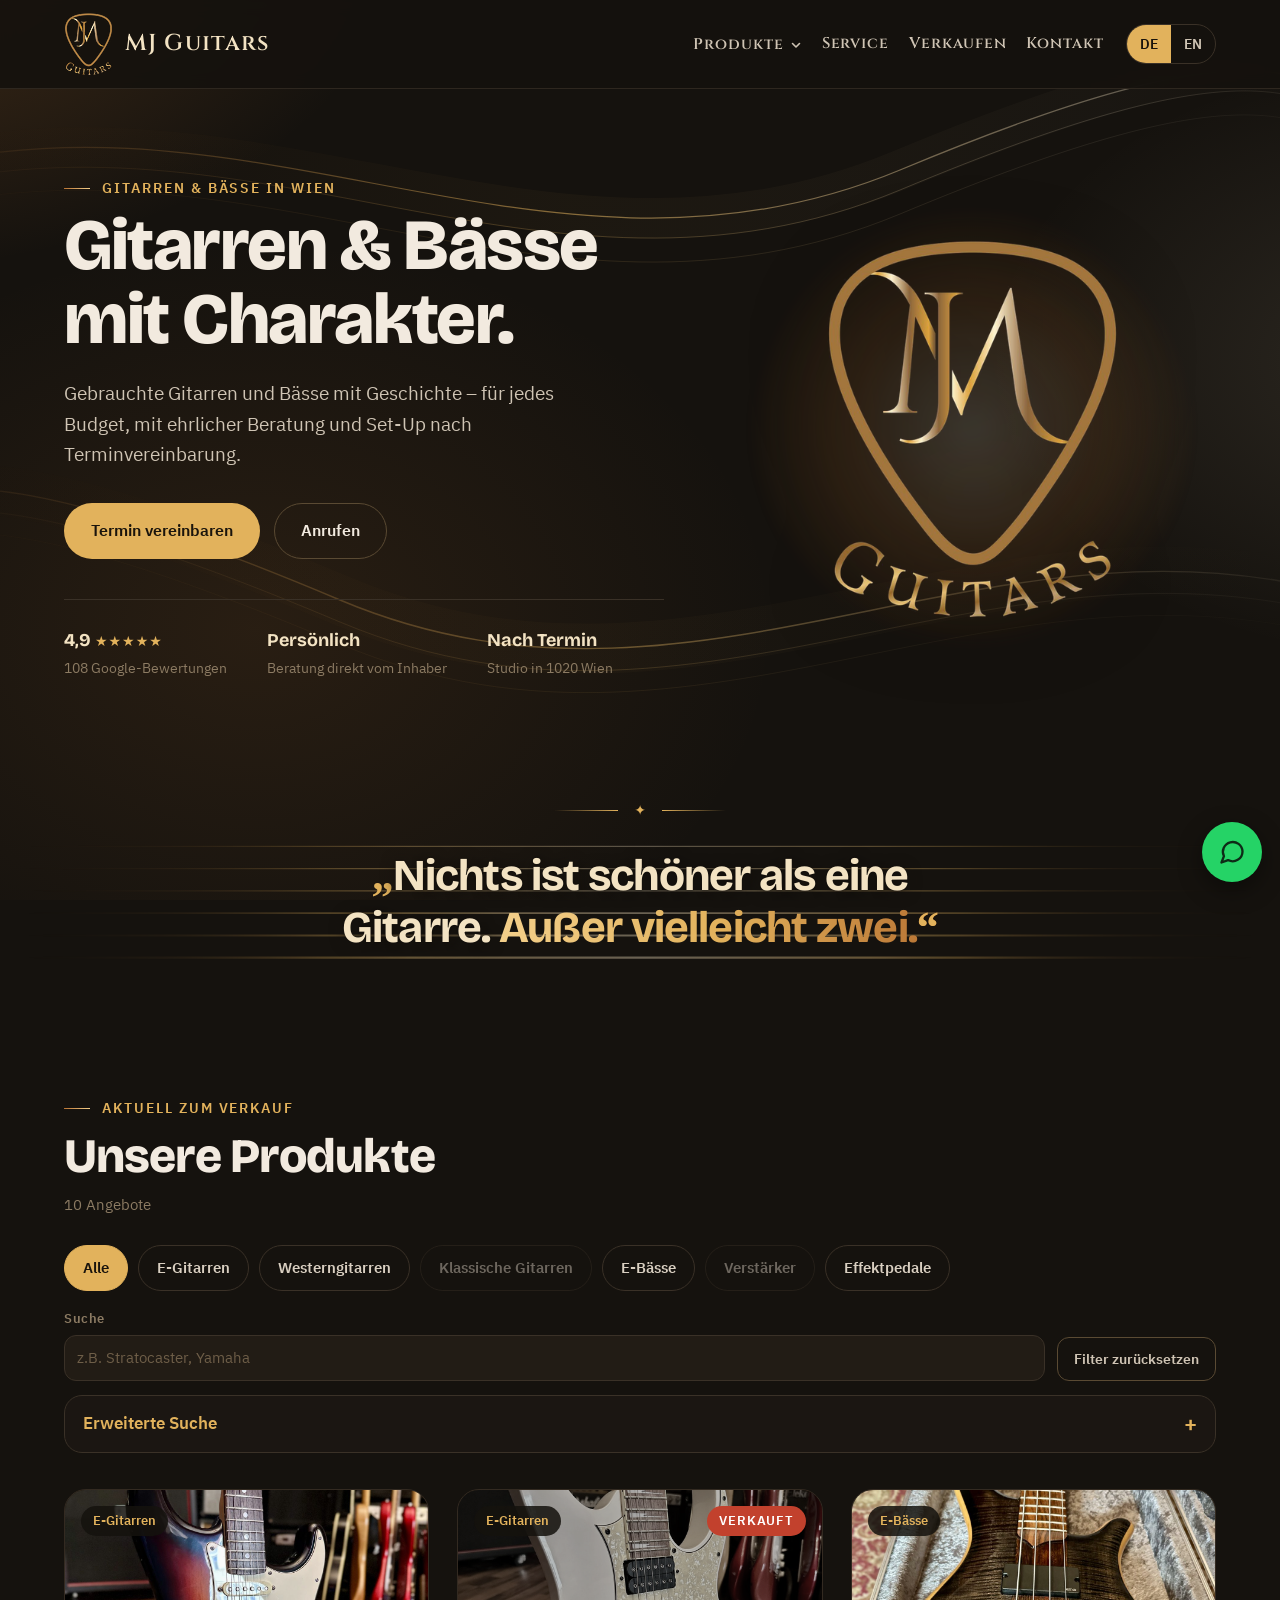
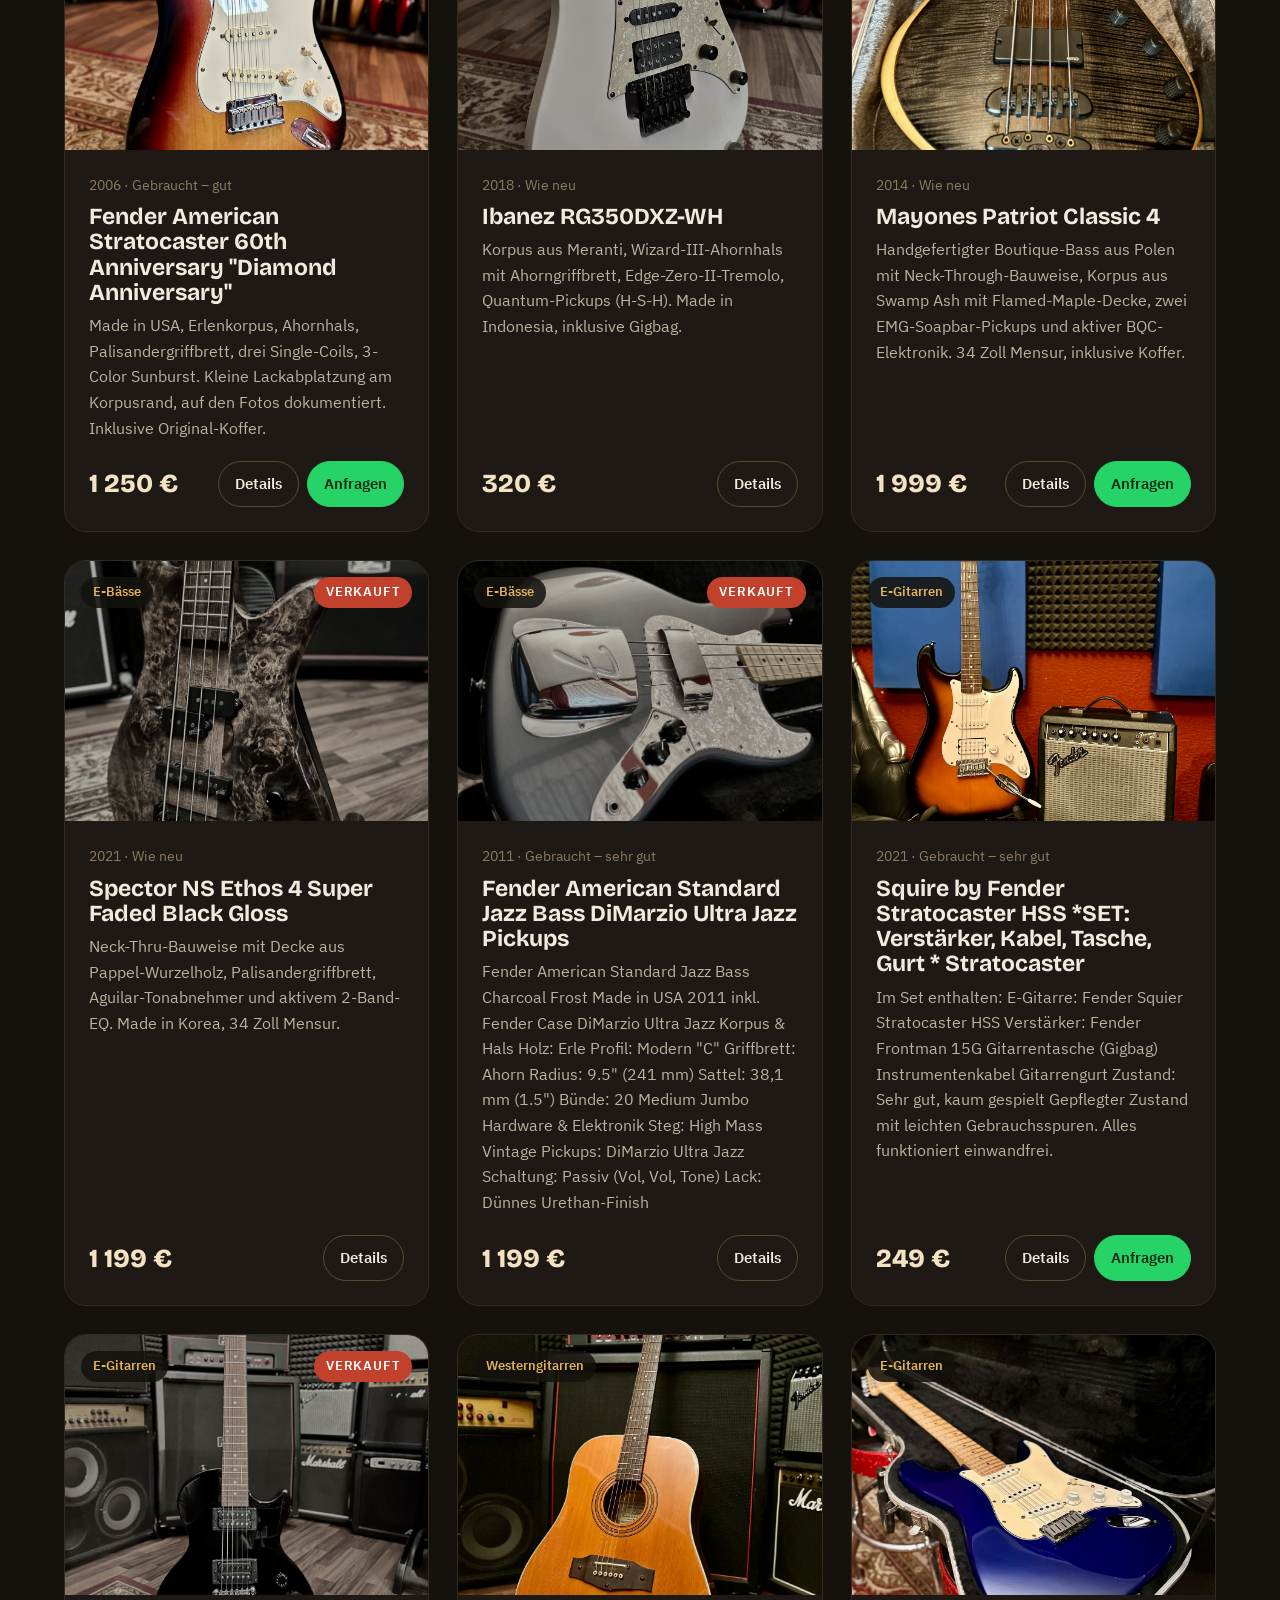
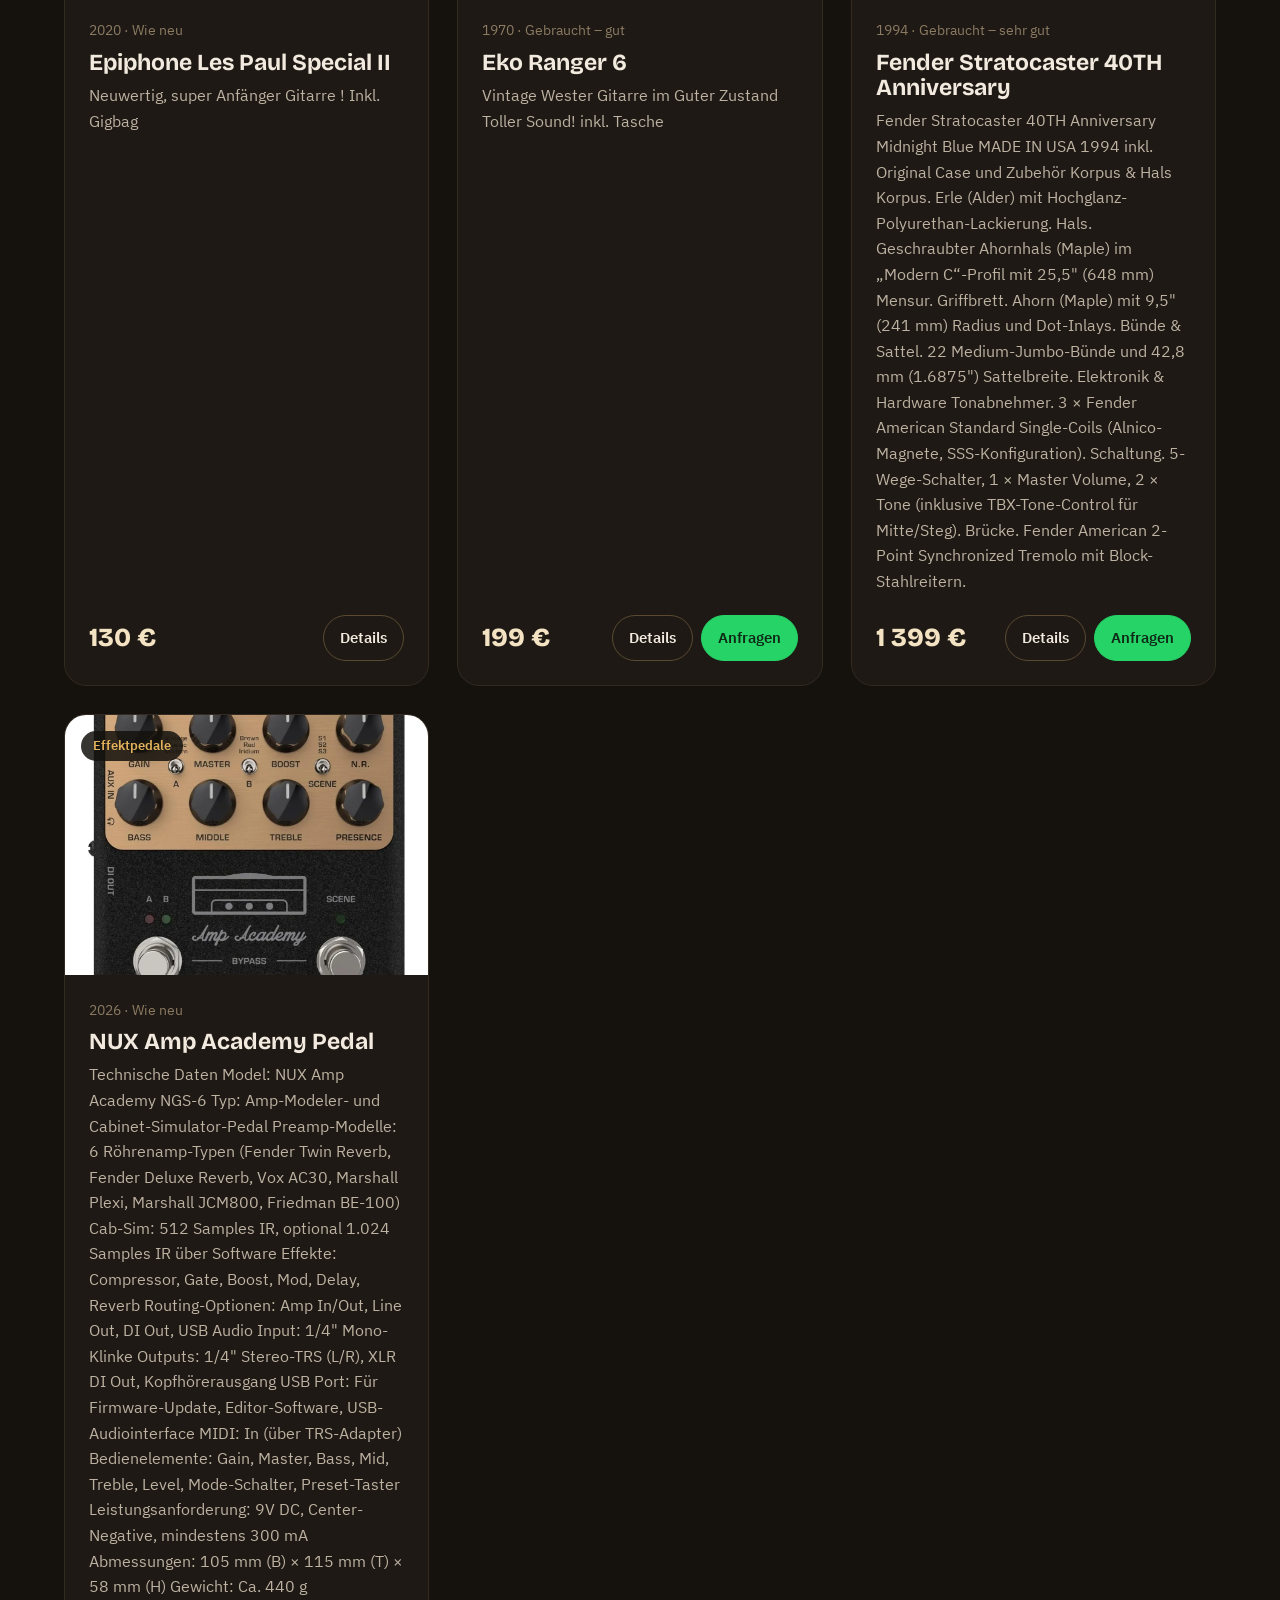
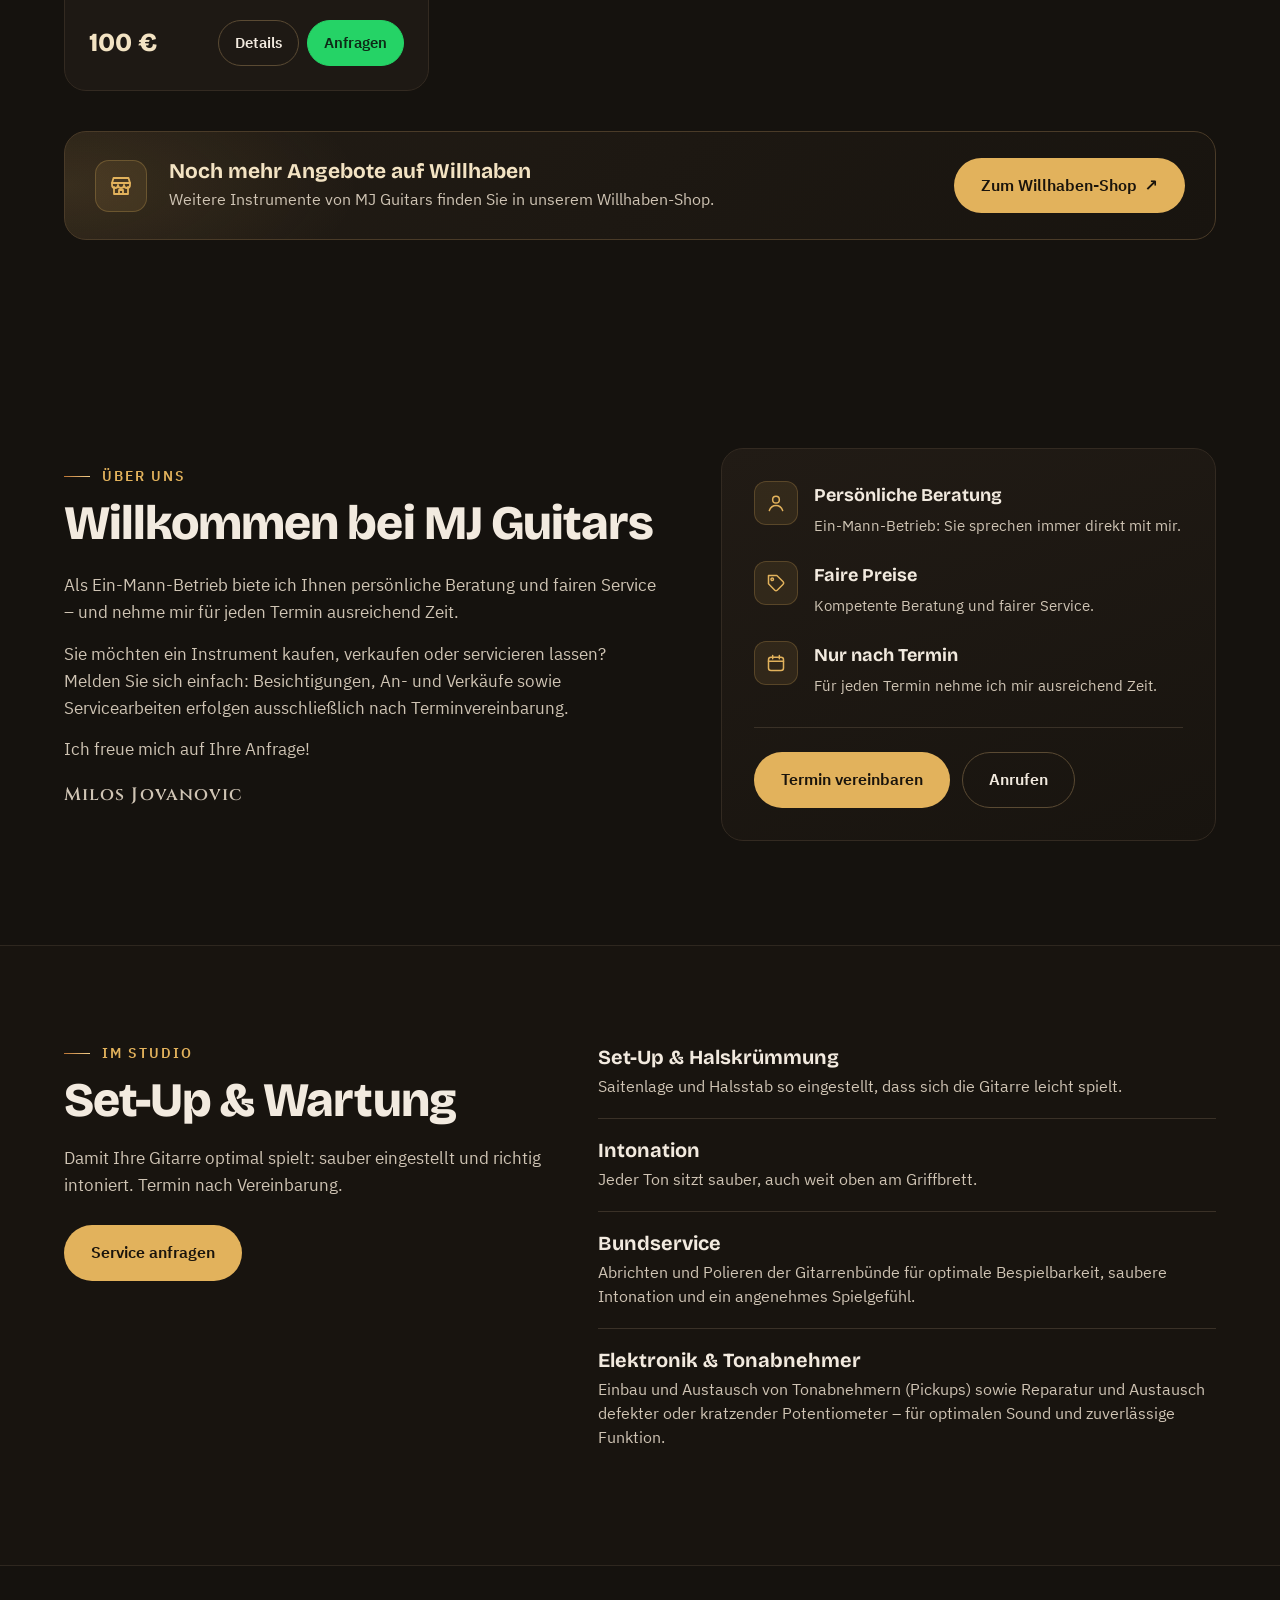
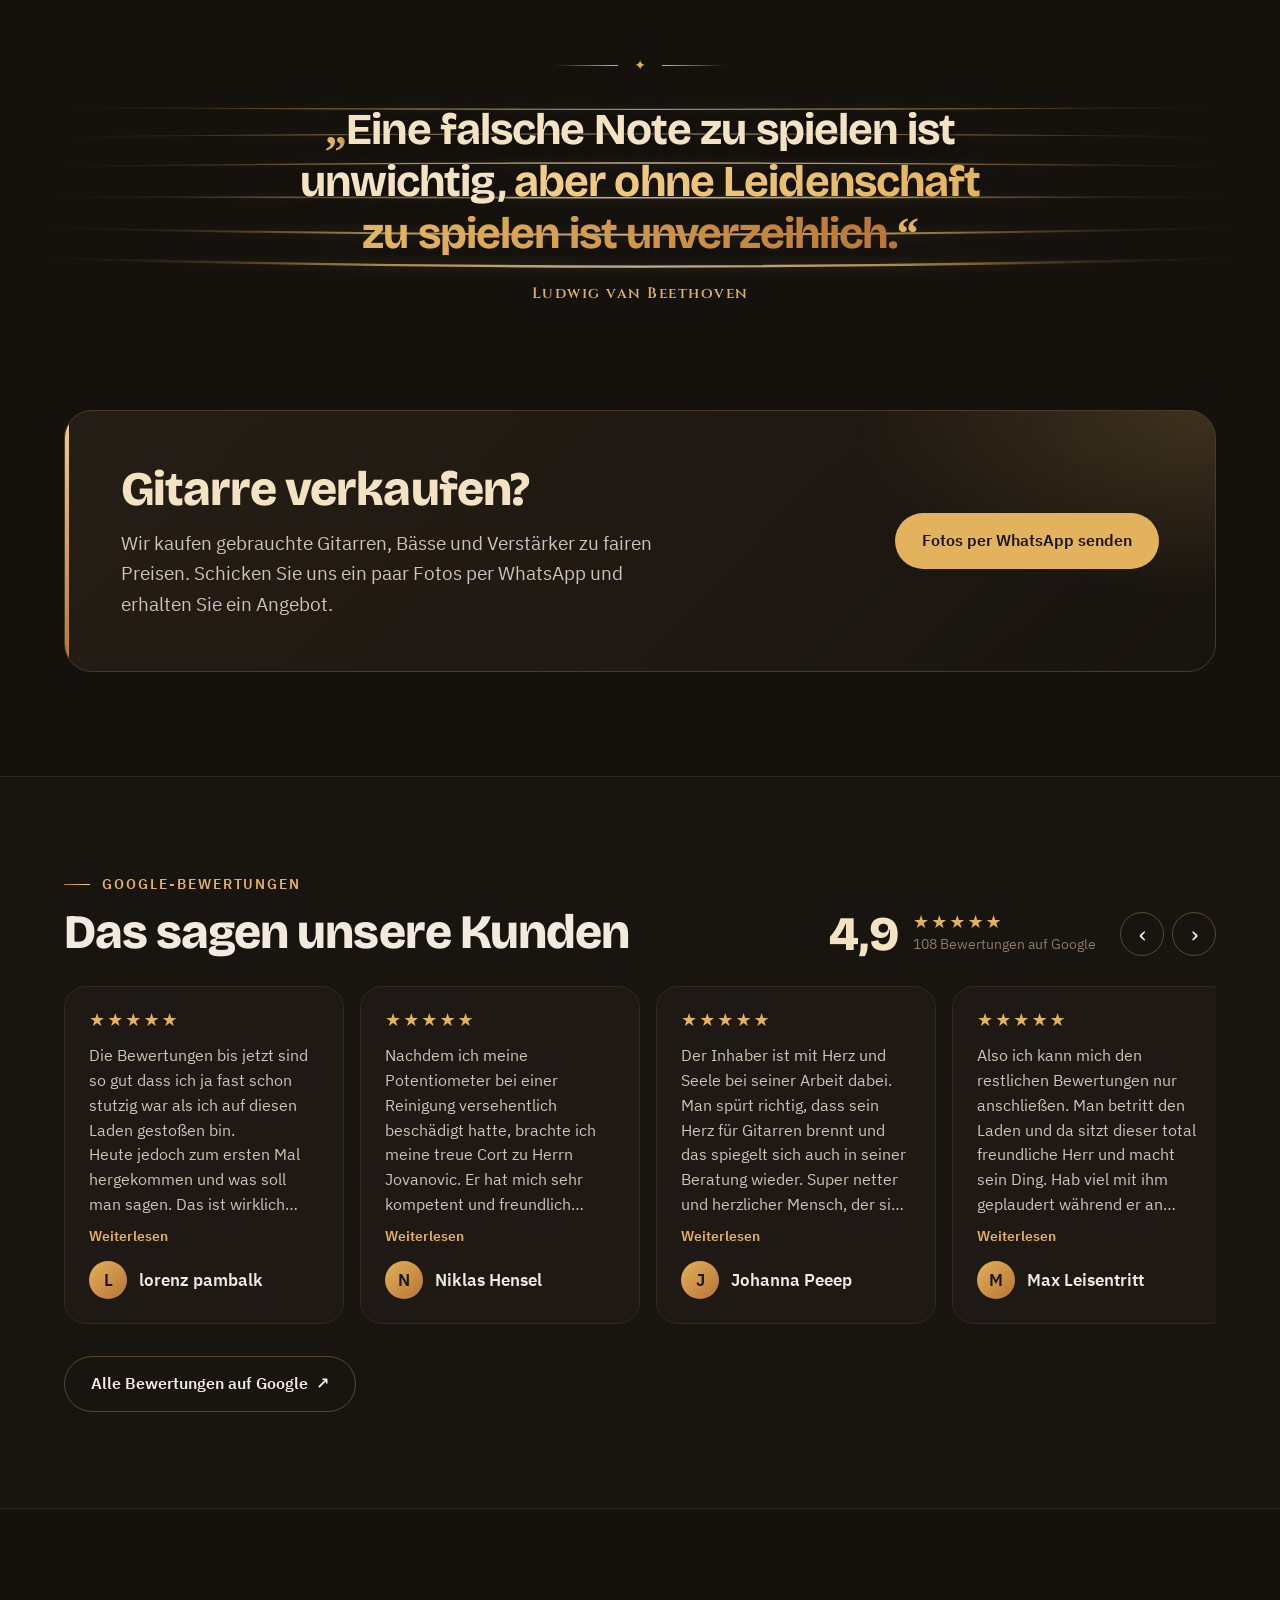
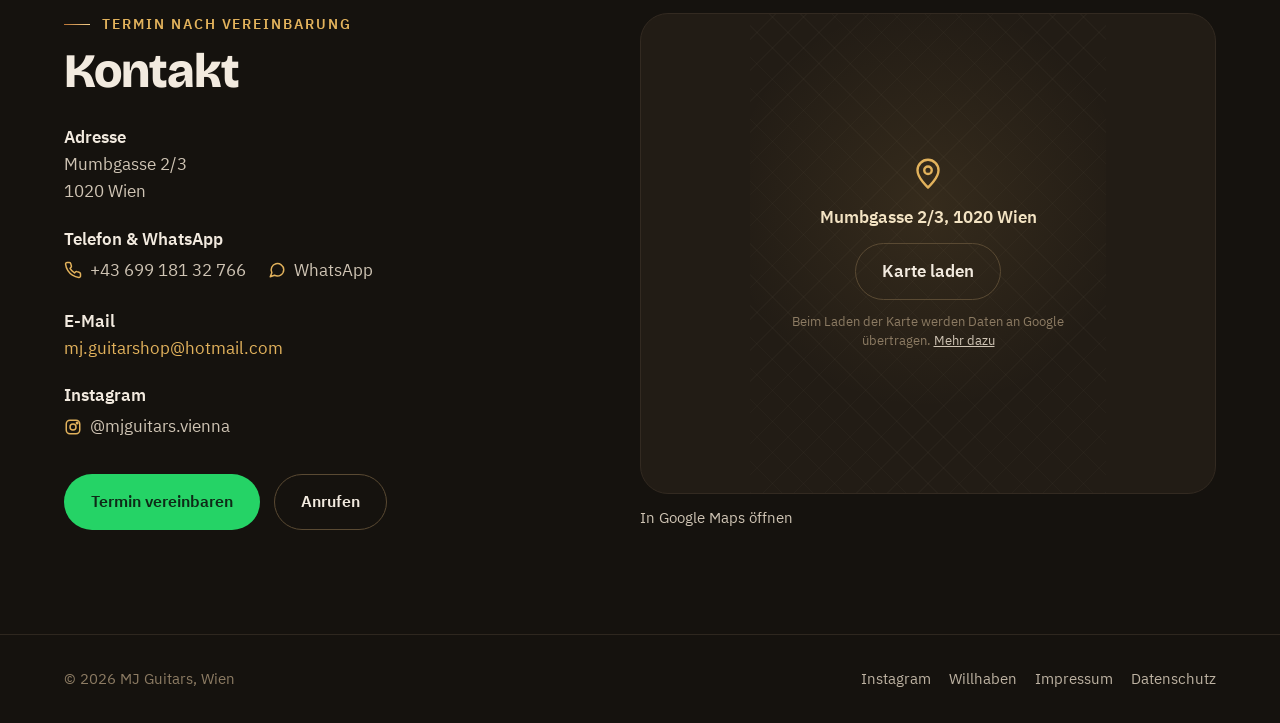
<file: index.html>
<!doctype html>
<html lang="de">
<head>
  <meta charset="utf-8">
  <meta name="viewport" content="width=device-width, initial-scale=1">
  <title>MJ Guitars – Gebrauchte Gitarren &amp; Bässe in Wien</title>
  <meta name="description" content="Gebrauchte Gitarren, Bässe, Verstärker und Effektpedale in Wien. Persönliche Beratung, Set-Up und Ankauf nach Terminvereinbarung.">
  <meta name="theme-color" content="#15120E">
  <link rel="canonical" href="https://mjguitars.at/">
  <link rel="icon" href="images/logo.jpg">
  <link rel="apple-touch-icon" href="images/logo.jpg">
  <link rel="preload" href="fonts/bricolage-grotesque.woff2" as="font" type="font/woff2" crossorigin>

  <!-- Vorschau beim Teilen (WhatsApp, Instagram, Facebook) -->
  <meta property="og:type" content="website">
  <meta property="og:site_name" content="MJ Guitars">
  <meta property="og:locale" content="de_AT">
  <meta property="og:url" content="https://mjguitars.at/">
  <meta property="og:title" content="MJ Guitars – Gebrauchte Gitarren &amp; Bässe in Wien">
  <meta property="og:description" content="Gebrauchte Gitarren und Bässe, Set-Up und Ankauf. Termin nach Vereinbarung in 1020 Wien.">
  <meta property="og:image" content="https://mjguitars.at/images/og-image.jpg">
  <meta property="og:image:width" content="1200">
  <meta property="og:image:height" content="630">
  <meta property="og:image:alt" content="MJ Guitars Logo – Gitarren &amp; Bässe in Wien">
  <meta name="twitter:card" content="summary_large_image">

  <!-- Firmendaten für Google -->
  <script type="application/ld+json">
  {
    "@context": "https://schema.org",
    "@type": "MusicStore",
    "name": "MJ Guitars",
    "url": "https://mjguitars.at/",
    "logo": "https://mjguitars.at/images/logo.jpg",
    "image": "https://mjguitars.at/images/og-image.jpg",
    "description": "Gebrauchte Gitarren und Bässe, Set-Up, Wartung und Ankauf in Wien. Termin nach Vereinbarung.",
    "telephone": "+43 699 18132766",
    "email": "mj.guitarshop@hotmail.com",
    "address": {
      "@type": "PostalAddress",
      "streetAddress": "Mumbgasse 2/3",
      "postalCode": "1020",
      "addressLocality": "Wien",
      "addressCountry": "AT"
    },
    "sameAs": [
      "https://www.instagram.com/mjguitars.vienna/"
    ]
  }
  </script>
  <link rel="stylesheet" href="css/style.css">
</head>
<body>

  <!-- Dekorative Linien im Hintergrund (rein optisch) -->
  <div class="bg-lines" aria-hidden="true">
    <svg viewBox="0 0 1440 900" preserveAspectRatio="xMidYMid slice" fill="none">
      <defs>
        <linearGradient id="bgA" x1="0" y1="0" x2="1" y2="0">
          <stop offset="0" stop-color="#B87333" stop-opacity="0"/>
          <stop offset="0.45" stop-color="#E2B25C" stop-opacity="0.55"/>
          <stop offset="0.8" stop-color="#F3E3C3" stop-opacity="0.35"/>
          <stop offset="1" stop-color="#F3E3C3" stop-opacity="0"/>
        </linearGradient>
        <linearGradient id="bgB" x1="1" y1="0" x2="0" y2="0">
          <stop offset="0" stop-color="#F3E3C3" stop-opacity="0"/>
          <stop offset="0.5" stop-color="#E2B25C" stop-opacity="0.4"/>
          <stop offset="1" stop-color="#B87333" stop-opacity="0"/>
        </linearGradient>
      </defs>
      <path d="M-50 180 C 320 60, 620 320, 980 170 S 1400 60, 1500 160" stroke="url(#bgA)" stroke-width="40" opacity="0.07"/>
      <path d="M-50 180 C 320 60, 620 320, 980 170 S 1400 60, 1500 160" stroke="url(#bgA)" stroke-width="1.2"/>
      <path d="M-50 200 C 320 80, 620 340, 980 190 S 1400 80, 1500 180" stroke="url(#bgA)" stroke-width="0.8" opacity="0.6"/>
      <path d="M-50 222 C 320 104, 620 364, 980 214 S 1400 104, 1500 204" stroke="url(#bgA)" stroke-width="0.6" opacity="0.4"/>
      <path d="M1500 620 C 1100 460, 800 760, 420 600 S -40 470, -120 580" stroke="url(#bgB)" stroke-width="50" opacity="0.07"/>
      <path d="M1500 620 C 1100 460, 800 760, 420 600 S -40 470, -120 580" stroke="url(#bgB)" stroke-width="1.4"/>
      <path d="M1500 642 C 1100 482, 800 782, 420 622 S -40 492, -120 602" stroke="url(#bgB)" stroke-width="0.8" opacity="0.55"/>
      <path d="M1500 664 C 1100 504, 800 804, 420 644 S -40 514, -120 624" stroke="url(#bgB)" stroke-width="0.6" opacity="0.35"/>
    </svg>
  </div>

  <header class="site-header">
    <nav class="nav" aria-label="Hauptmenü">
      <a href="#top" class="brand">
        <img class="brand-logo" src="images/logo-full-64.png" srcset="images/logo-full-64.png 1x, images/logo-full-128.png 2x, images/logo-full-192.png 3x" alt="MJ Guitars" width="49" height="64">
        <span class="brand-name">MJ Guitars</span>
      </a>
      <div class="nav-right">
        <div class="nav-links">
          <div class="nav-item" id="prod-item">
            <button type="button" class="nav-trigger" id="prod-trigger" aria-expanded="false" aria-controls="prod-menu">
              <span data-i18n="nav_products">Produkte</span>
              <svg class="chev" width="12" height="12" viewBox="0 0 12 12" fill="none" aria-hidden="true"><path d="M2.5 4.5 6 8l3.5-3.5" stroke="currentColor" stroke-width="1.6" stroke-linecap="round" stroke-linejoin="round"/></svg>
            </button>
            <div class="mega" id="prod-menu">
              <div class="mega-inner">
                <ul class="mega-list" id="mega-list"></ul>
                <a href="#gitarren" class="mega-all" data-cat="all"><span data-i18n="menu_all">Alle Produkte ansehen</span> <span aria-hidden="true">→</span></a>
              </div>
            </div>
          </div>
          <a href="#service" data-i18n="nav_service">Service</a>
          <a href="#ankauf" data-i18n="nav_sell">Verkaufen</a>
          <a href="#kontakt" data-i18n="nav_contact">Kontakt</a>
        </div>
        <div class="lang" role="group" aria-label="Sprache">
          <button type="button" class="lang-btn" data-lang="de" aria-pressed="true">DE</button>
          <button type="button" class="lang-btn" data-lang="en" aria-pressed="false">EN</button>
        </div>
      </div>
    </nav>
  </header>

  <main id="top">

    <!-- Startbereich -->
    <section class="hero">
      <div class="hero-text">
        <p class="eyebrow" data-i18n="hero_eyebrow">Gitarren &amp; Bässe in Wien</p>
        <h1 data-i18n="hero_title">Gitarren &amp; Bässe mit Charakter.</h1>
        <p class="lead" data-i18n="hero_lead">Gebrauchte Gitarren und Bässe mit Geschichte – für jedes Budget, mit ehrlicher Beratung und Set-Up nach Terminvereinbarung.</p>
        <div class="hero-actions">
          <a href="#" class="btn btn-primary" data-wa="termin" data-i18n="cta_book">Termin vereinbaren</a>
          <a href="tel:+4369918132766" class="btn btn-outline" data-i18n="cta_call">Anrufen</a>
        </div>
        <ul class="hero-facts">
          <li class="fact" id="hero-rating" hidden>
            <strong><span id="hero-rating-num">4,9</span> <span class="fact-stars" aria-hidden="true">★★★★★</span></strong>
            <span id="hero-rating-text">Google-Bewertungen</span>
          </li>
          <li class="fact">
            <strong data-i18n="fact_personal">Persönlich</strong>
            <span data-i18n="fact_personal_d">Beratung direkt vom Inhaber</span>
          </li>
          <li class="fact">
            <strong data-i18n="fact_appt">Nach Termin</strong>
            <span>Studio in 1020 Wien</span>
          </li>
        </ul>
      </div>
      <figure class="hero-figure">
        <div class="hero-glow" aria-hidden="true"></div>
        <img class="hero-logo" src="images/logo-full-512.png" alt="MJ Guitars Logo" width="393" height="512">
      </figure>
    </section>

    <!-- Zitat (unseres) -->
    <section class="interlude" aria-label="Zitat">
      <figure class="interlude-inner reveal">
        <div class="ornament" aria-hidden="true"><span></span><i>✦</i><span></span></div>
        <blockquote>
          <svg class="strings" viewBox="0 0 1200 150" preserveAspectRatio="none" aria-hidden="true">
            <defs><linearGradient id="sgA" gradientUnits="userSpaceOnUse" x1="0" y1="0" x2="1200" y2="0"><stop offset="0" stop-color="#B87333" stop-opacity="0"/><stop offset=".25" stop-color="#E2B25C"/><stop offset=".5" stop-color="#F3E3C3"/><stop offset=".75" stop-color="#E2B25C"/><stop offset="1" stop-color="#B87333" stop-opacity="0"/></linearGradient></defs>
            <path class="str" style="stroke-width:1" stroke="url(#sgA)" d="M0 20 Q600 20 1200 20"><animate attributeName="d" dur="1.50s" begin="indefinite" calcMode="spline" keySplines="0.4 0 0.6 1;0.4 0 0.6 1;0.4 0 0.6 1;0.4 0 0.6 1;0.4 0 0.6 1;0.4 0 0.6 1;0.4 0 0.6 1" values="M0 20 Q600 20 1200 20;M0 20 Q600 27 1200 20;M0 20 Q600 14.399999999999999 1200 20;M0 20 Q600 23.85 1200 20;M0 20 Q600 17.55 1200 20;M0 20 Q600 21.26 1200 20;M0 20 Q600 19.44 1200 20;M0 20 Q600 20 1200 20"/></path>
            <path class="str" style="stroke-width:1.1" stroke="url(#sgA)" d="M0 42 Q600 42 1200 42"><animate attributeName="d" dur="1.65s" begin="indefinite" calcMode="spline" keySplines="0.4 0 0.6 1;0.4 0 0.6 1;0.4 0 0.6 1;0.4 0 0.6 1;0.4 0 0.6 1;0.4 0 0.6 1;0.4 0 0.6 1" values="M0 42 Q600 42 1200 42;M0 42 Q600 50 1200 42;M0 42 Q600 35.6 1200 42;M0 42 Q600 46.4 1200 42;M0 42 Q600 39.2 1200 42;M0 42 Q600 43.44 1200 42;M0 42 Q600 41.36 1200 42;M0 42 Q600 42 1200 42"/></path>
            <path class="str" style="stroke-width:1.3" stroke="url(#sgA)" d="M0 64 Q600 64 1200 64"><animate attributeName="d" dur="1.80s" begin="indefinite" calcMode="spline" keySplines="0.4 0 0.6 1;0.4 0 0.6 1;0.4 0 0.6 1;0.4 0 0.6 1;0.4 0 0.6 1;0.4 0 0.6 1;0.4 0 0.6 1" values="M0 64 Q600 64 1200 64;M0 64 Q600 73 1200 64;M0 64 Q600 56.8 1200 64;M0 64 Q600 68.95 1200 64;M0 64 Q600 60.85 1200 64;M0 64 Q600 65.62 1200 64;M0 64 Q600 63.28 1200 64;M0 64 Q600 64 1200 64"/></path>
            <path class="str" style="stroke-width:1.6" stroke="url(#sgA)" d="M0 86 Q600 86 1200 86"><animate attributeName="d" dur="1.95s" begin="indefinite" calcMode="spline" keySplines="0.4 0 0.6 1;0.4 0 0.6 1;0.4 0 0.6 1;0.4 0 0.6 1;0.4 0 0.6 1;0.4 0 0.6 1;0.4 0 0.6 1" values="M0 86 Q600 86 1200 86;M0 86 Q600 97 1200 86;M0 86 Q600 77.2 1200 86;M0 86 Q600 92.05 1200 86;M0 86 Q600 82.15 1200 86;M0 86 Q600 87.98 1200 86;M0 86 Q600 85.12 1200 86;M0 86 Q600 86 1200 86"/></path>
            <path class="str" style="stroke-width:2" stroke="url(#sgA)" d="M0 108 Q600 108 1200 108"><animate attributeName="d" dur="2.10s" begin="indefinite" calcMode="spline" keySplines="0.4 0 0.6 1;0.4 0 0.6 1;0.4 0 0.6 1;0.4 0 0.6 1;0.4 0 0.6 1;0.4 0 0.6 1;0.4 0 0.6 1" values="M0 108 Q600 108 1200 108;M0 108 Q600 121 1200 108;M0 108 Q600 97.6 1200 108;M0 108 Q600 115.15 1200 108;M0 108 Q600 103.45 1200 108;M0 108 Q600 110.34 1200 108;M0 108 Q600 106.96 1200 108;M0 108 Q600 108 1200 108"/></path>
            <path class="str" style="stroke-width:2.4" stroke="url(#sgA)" d="M0 130 Q600 130 1200 130"><animate attributeName="d" dur="2.25s" begin="indefinite" calcMode="spline" keySplines="0.4 0 0.6 1;0.4 0 0.6 1;0.4 0 0.6 1;0.4 0 0.6 1;0.4 0 0.6 1;0.4 0 0.6 1;0.4 0 0.6 1" values="M0 130 Q600 130 1200 130;M0 130 Q600 145 1200 130;M0 130 Q600 118.0 1200 130;M0 130 Q600 138.25 1200 130;M0 130 Q600 124.75 1200 130;M0 130 Q600 132.7 1200 130;M0 130 Q600 128.8 1200 130;M0 130 Q600 130 1200 130"/></path>
          </svg>
          <p><span class="qm">„</span><span data-i18n="quote_l1">Nichts ist schöner als eine Gitarre.</span> <em><span data-i18n="quote_l2">Außer vielleicht zwei.</span><span class="qm">“</span></em></p>
        </blockquote>
      </figure>
    </section>

    <!-- Produkte -->
    <section id="gitarren" class="section">
      <div class="section-head">
        <div>
          <p class="eyebrow" data-i18n="guitars_eyebrow">Aktuell zum Verkauf</p>
          <h2 data-i18n="guitars_title">Unsere Produkte</h2>
          <p class="count" id="count"></p>
        </div>
      </div>

      <div class="pills" id="cat-pills" role="group" aria-label="Kategorie"></div>

      <form class="search-row" id="filters" role="search" aria-label="Produkte suchen">
        <label class="field field-search">
          <span data-i18n="filter_search">Suche</span>
          <input type="search" id="f-search" placeholder="z.B. Stratocaster, Yamaha" data-i18n-placeholder="filter_search_ph">
        </label>
        <button type="button" class="reset" id="f-reset" data-i18n="filter_reset">Filter zurücksetzen</button>
      </form>

      <details class="advanced">
        <summary data-i18n="filter_advanced">Erweiterte Suche</summary>
        <div class="filters">
          <label class="field">
            <span data-i18n="filter_brand">Marke</span>
            <select id="f-brand"></select>
          </label>
          <label class="field">
            <span data-i18n="filter_condition">Zustand</span>
            <select id="f-condition"></select>
          </label>
          <label class="field">
            <span data-i18n="filter_year">Baujahr</span>
            <select id="f-year"></select>
          </label>
          <label class="field">
            <span data-i18n="filter_price">Preis</span>
            <select id="f-price"></select>
          </label>
          <label class="field">
            <span data-i18n="filter_sort">Sortierung</span>
            <select id="f-sort"></select>
          </label>
        </div>
      </details>

      <div class="grid" id="guitar-grid" aria-live="polite"></div>

      <div class="wh-card">
        <span class="wh-icon" aria-hidden="true"><svg width="24" height="24" viewBox="0 0 24 24" fill="none" stroke="currentColor" stroke-width="1.8" stroke-linecap="round" stroke-linejoin="round"><path d="M3 9l1.5-5h15L21 9"/><path d="M3 9h18v2a3 3 0 0 1-6 0 3 3 0 0 1-6 0 3 3 0 0 1-6 0V9z"/><path d="M5 13v7h14v-7"/><path d="M10 20v-4h4v4"/></svg></span>
        <div class="wh-text">
          <h3 data-i18n="wh_title">Noch mehr Angebote auf Willhaben</h3>
          <p data-i18n="wh_text">Weitere Instrumente von MJ Guitars finden Sie in unserem Willhaben-Shop.</p>
        </div>
        <a class="btn btn-primary wh-btn" href="https://www.willhaben.at/iad/shop/mj-guitars" data-willhaben target="_blank" rel="noopener"><span data-i18n="wh_cta">Zum Willhaben-Shop</span> <span aria-hidden="true">↗</span></a>
      </div>
    </section>

    <!-- Über uns -->
    <section id="ueber-uns" class="section about">
      <div class="about-text">
        <p class="eyebrow" data-i18n="about_eyebrow">Über uns</p>
        <h2 data-i18n="about_title">Willkommen bei MJ Guitars</h2>
        <p data-i18n="about_p2">Als Ein-Mann-Betrieb biete ich Ihnen persönliche Beratung und fairen Service – und nehme mir für jeden Termin ausreichend Zeit.</p>
        <p data-i18n="about_p2b">Sie möchten ein Instrument kaufen, verkaufen oder servicieren lassen? Melden Sie sich einfach: Besichtigungen, An- und Verkäufe sowie Servicearbeiten erfolgen ausschließlich nach Terminvereinbarung.</p>
        <p data-i18n="about_p3">Ich freue mich auf Ihre Anfrage!</p>
        <p class="about-sign">Milos Jovanovic</p>
      </div>
      <aside class="about-card">
        <ul class="about-points">
          <li>
            <span class="about-icon" aria-hidden="true"><svg width="20" height="20" viewBox="0 0 24 24" fill="none" stroke="currentColor" stroke-width="1.8" stroke-linecap="round" stroke-linejoin="round"><circle cx="12" cy="8" r="4"/><path d="M4 21c1.5-4 4.5-6 8-6s6.5 2 8 6"/></svg></span>
            <div><strong data-i18n="pt1">Persönliche Beratung</strong><span data-i18n="pt1_d">Ein-Mann-Betrieb: Sie sprechen immer direkt mit mir.</span></div>
          </li>
          <li>
            <span class="about-icon" aria-hidden="true"><svg width="20" height="20" viewBox="0 0 24 24" fill="none" stroke="currentColor" stroke-width="1.8" stroke-linecap="round" stroke-linejoin="round"><path d="M20.6 13.4 13.4 20.6a2 2 0 0 1-2.8 0L3 13V3h10l7.6 7.6a2 2 0 0 1 0 2.8z"/><circle cx="7.5" cy="7.5" r="1.5"/></svg></span>
            <div><strong data-i18n="pt2">Faire Preise</strong><span data-i18n="pt2_d">Kompetente Beratung und fairer Service.</span></div>
          </li>
          <li>
            <span class="about-icon" aria-hidden="true"><svg width="20" height="20" viewBox="0 0 24 24" fill="none" stroke="currentColor" stroke-width="1.8" stroke-linecap="round" stroke-linejoin="round"><rect x="3" y="5" width="18" height="16" rx="3"/><path d="M3 10h18M8 3v4M16 3v4"/></svg></span>
            <div><strong data-i18n="pt3">Nur nach Termin</strong><span data-i18n="pt3_d">Für jeden Termin nehme ich mir ausreichend Zeit.</span></div>
          </li>
        </ul>
        <div class="about-actions">
          <a href="#" class="btn btn-primary" data-wa="termin" data-i18n="cta_book">Termin vereinbaren</a>
          <a href="tel:+4369918132766" class="btn btn-outline" data-i18n="cta_call">Anrufen</a>
        </div>
      </aside>
    </section>

    <!-- Service -->
    <section id="service" class="band">
      <div class="band-inner">
        <div class="band-intro">
          <p class="eyebrow" data-i18n="service_eyebrow">Im Studio</p>
          <h2 data-i18n="service_title">Set-Up &amp; Wartung</h2>
          <p data-i18n="service_lead">Damit Ihre Gitarre optimal spielt: sauber eingestellt und richtig intoniert. Termin nach Vereinbarung.</p>
          <a href="#" class="btn btn-primary" data-wa="service" data-i18n="service_cta">Service anfragen</a>
        </div>
        <ul class="services">
          <li class="service">
            <h3 data-i18n="s_setup">Set-Up &amp; Halskrümmung</h3>
            <p data-i18n="s_setup_d">Saitenlage und Halsstab so eingestellt, dass sich die Gitarre leicht spielt.</p>
          </li>
          <li class="service">
            <h3 data-i18n="s_intonation">Intonation</h3>
            <p data-i18n="s_intonation_d">Jeder Ton sitzt sauber, auch weit oben am Griffbrett.</p>
          </li>
          <li class="service">
            <h3 data-i18n="s_frets">Bundservice</h3>
            <p data-i18n="s_frets_d">Abrichten und Polieren der Gitarrenbünde für optimale Bespielbarkeit, saubere Intonation und ein angenehmes Spielgefühl.</p>
          </li>
          <li class="service">
            <h3 data-i18n="s_electronics">Elektronik &amp; Tonabnehmer</h3>
            <p data-i18n="s_electronics_d">Einbau und Austausch von Tonabnehmern (Pickups) sowie Reparatur und Austausch defekter oder kratzender Potentiometer – für optimalen Sound und zuverlässige Funktion.</p>
          </li>
        </ul>
      </div>
    </section>

    <!-- Zitat (Beethoven) -->
    <section class="interlude interlude-b" aria-label="Zitat von Ludwig van Beethoven">
      <figure class="interlude-inner reveal">
        <div class="ornament" aria-hidden="true"><span></span><i>✦</i><span></span></div>
        <blockquote>
          <svg class="strings" viewBox="0 0 1200 150" preserveAspectRatio="none" aria-hidden="true">
            <defs><linearGradient id="sgB" gradientUnits="userSpaceOnUse" x1="0" y1="0" x2="1200" y2="0"><stop offset="0" stop-color="#B87333" stop-opacity="0"/><stop offset=".25" stop-color="#E2B25C"/><stop offset=".5" stop-color="#F3E3C3"/><stop offset=".75" stop-color="#E2B25C"/><stop offset="1" stop-color="#B87333" stop-opacity="0"/></linearGradient></defs>
            <path class="str" style="stroke-width:1" stroke="url(#sgB)" d="M0 20 Q600 20 1200 20"><animate attributeName="d" dur="1.50s" begin="indefinite" calcMode="spline" keySplines="0.4 0 0.6 1;0.4 0 0.6 1;0.4 0 0.6 1;0.4 0 0.6 1;0.4 0 0.6 1;0.4 0 0.6 1;0.4 0 0.6 1" values="M0 20 Q600 20 1200 20;M0 20 Q600 27 1200 20;M0 20 Q600 14.399999999999999 1200 20;M0 20 Q600 23.85 1200 20;M0 20 Q600 17.55 1200 20;M0 20 Q600 21.26 1200 20;M0 20 Q600 19.44 1200 20;M0 20 Q600 20 1200 20"/></path>
            <path class="str" style="stroke-width:1.1" stroke="url(#sgB)" d="M0 42 Q600 42 1200 42"><animate attributeName="d" dur="1.65s" begin="indefinite" calcMode="spline" keySplines="0.4 0 0.6 1;0.4 0 0.6 1;0.4 0 0.6 1;0.4 0 0.6 1;0.4 0 0.6 1;0.4 0 0.6 1;0.4 0 0.6 1" values="M0 42 Q600 42 1200 42;M0 42 Q600 50 1200 42;M0 42 Q600 35.6 1200 42;M0 42 Q600 46.4 1200 42;M0 42 Q600 39.2 1200 42;M0 42 Q600 43.44 1200 42;M0 42 Q600 41.36 1200 42;M0 42 Q600 42 1200 42"/></path>
            <path class="str" style="stroke-width:1.3" stroke="url(#sgB)" d="M0 64 Q600 64 1200 64"><animate attributeName="d" dur="1.80s" begin="indefinite" calcMode="spline" keySplines="0.4 0 0.6 1;0.4 0 0.6 1;0.4 0 0.6 1;0.4 0 0.6 1;0.4 0 0.6 1;0.4 0 0.6 1;0.4 0 0.6 1" values="M0 64 Q600 64 1200 64;M0 64 Q600 73 1200 64;M0 64 Q600 56.8 1200 64;M0 64 Q600 68.95 1200 64;M0 64 Q600 60.85 1200 64;M0 64 Q600 65.62 1200 64;M0 64 Q600 63.28 1200 64;M0 64 Q600 64 1200 64"/></path>
            <path class="str" style="stroke-width:1.6" stroke="url(#sgB)" d="M0 86 Q600 86 1200 86"><animate attributeName="d" dur="1.95s" begin="indefinite" calcMode="spline" keySplines="0.4 0 0.6 1;0.4 0 0.6 1;0.4 0 0.6 1;0.4 0 0.6 1;0.4 0 0.6 1;0.4 0 0.6 1;0.4 0 0.6 1" values="M0 86 Q600 86 1200 86;M0 86 Q600 97 1200 86;M0 86 Q600 77.2 1200 86;M0 86 Q600 92.05 1200 86;M0 86 Q600 82.15 1200 86;M0 86 Q600 87.98 1200 86;M0 86 Q600 85.12 1200 86;M0 86 Q600 86 1200 86"/></path>
            <path class="str" style="stroke-width:2" stroke="url(#sgB)" d="M0 108 Q600 108 1200 108"><animate attributeName="d" dur="2.10s" begin="indefinite" calcMode="spline" keySplines="0.4 0 0.6 1;0.4 0 0.6 1;0.4 0 0.6 1;0.4 0 0.6 1;0.4 0 0.6 1;0.4 0 0.6 1;0.4 0 0.6 1" values="M0 108 Q600 108 1200 108;M0 108 Q600 121 1200 108;M0 108 Q600 97.6 1200 108;M0 108 Q600 115.15 1200 108;M0 108 Q600 103.45 1200 108;M0 108 Q600 110.34 1200 108;M0 108 Q600 106.96 1200 108;M0 108 Q600 108 1200 108"/></path>
            <path class="str" style="stroke-width:2.4" stroke="url(#sgB)" d="M0 130 Q600 130 1200 130"><animate attributeName="d" dur="2.25s" begin="indefinite" calcMode="spline" keySplines="0.4 0 0.6 1;0.4 0 0.6 1;0.4 0 0.6 1;0.4 0 0.6 1;0.4 0 0.6 1;0.4 0 0.6 1;0.4 0 0.6 1" values="M0 130 Q600 130 1200 130;M0 130 Q600 145 1200 130;M0 130 Q600 118.0 1200 130;M0 130 Q600 138.25 1200 130;M0 130 Q600 124.75 1200 130;M0 130 Q600 132.7 1200 130;M0 130 Q600 128.8 1200 130;M0 130 Q600 130 1200 130"/></path>
          </svg>
          <p><span class="qm">„</span><span data-i18n="beethoven_l1">Eine falsche Note zu spielen ist unwichtig,</span> <em><span data-i18n="beethoven_l2">aber ohne Leidenschaft zu spielen ist unverzeihlich.</span><span class="qm">“</span></em></p>
        </blockquote>
        <figcaption>Ludwig van Beethoven</figcaption>
      </figure>
    </section>

    <!-- Ankauf -->
    <section id="ankauf" class="section section-tight">
      <div class="cta-banner">
        <div>
          <h2 data-i18n="sell_title">Gitarre verkaufen?</h2>
          <p data-i18n="sell_text">Wir kaufen gebrauchte Gitarren, Bässe und Verstärker zu fairen Preisen. Schicken Sie uns ein paar Fotos per WhatsApp und erhalten Sie ein Angebot.</p>
        </div>
        <a href="#" class="btn btn-primary" data-wa="ankauf" data-i18n="sell_cta">Fotos per WhatsApp senden</a>
      </div>
    </section>

    <!-- Google-Bewertungen (erscheint erst, wenn Bewertungen eingetragen sind) -->
    <section id="bewertungen" class="band" hidden>
      <div class="section reviews">
      <div class="reviews-head">
        <div>
          <p class="eyebrow" data-i18n="reviews_eyebrow">Google-Bewertungen</p>
          <h2 data-i18n="reviews_title">Das sagen unsere Kunden</h2>
        </div>
        <div class="reviews-side">
          <div class="reviews-score" id="reviews-score"></div>
          <div class="reviews-nav">
            <button type="button" class="rv-btn" id="rv-prev" aria-label="Zurück">‹</button>
            <button type="button" class="rv-btn" id="rv-next" aria-label="Weiter">›</button>
          </div>
        </div>
      </div>
      <div class="reviews-track" id="reviews-track"></div>
      <a class="btn btn-outline reviews-more" id="reviews-more" href="https://www.google.com/maps?cid=9775014654965418293" target="_blank" rel="noopener">
        <span data-i18n="reviews_more">Alle Bewertungen auf Google</span> <span aria-hidden="true">↗</span>
      </a>
      </div>
    </section>

    <!-- Kontakt -->
    <section id="kontakt" class="section contact">
      <div class="contact-info">
        <p class="eyebrow" data-i18n="contact_eyebrow">Termin nach Vereinbarung</p>
        <h2 data-i18n="contact_title">Kontakt</h2>
        <div class="info-list">
          <div><strong data-i18n="contact_address">Adresse</strong><br>Mumbgasse 2/3<br>1020 Wien</div>
          <div>
            <strong data-i18n="contact_phone">Telefon &amp; WhatsApp</strong><br>
            <a class="contact-line" href="tel:+4369918132766">
              <svg width="18" height="18" viewBox="0 0 24 24" fill="none" stroke="currentColor" stroke-width="2" stroke-linecap="round" stroke-linejoin="round" aria-hidden="true"><path d="M22 16.9v3a2 2 0 0 1-2.2 2 19.8 19.8 0 0 1-8.6-3.1 19.5 19.5 0 0 1-6-6A19.8 19.8 0 0 1 2.1 4.2 2 2 0 0 1 4.1 2h3a2 2 0 0 1 2 1.7c.1.9.4 1.8.7 2.7a2 2 0 0 1-.5 2.1L8 9.9a16 16 0 0 0 6 6l1.3-1.3a2 2 0 0 1 2.1-.4c.9.3 1.8.6 2.7.7a2 2 0 0 1 1.7 2z"/></svg>
              +43 699 181 32 766
            </a>
            <a class="contact-line contact-wa" href="#" data-wa="general" target="_blank" rel="noopener">
              <svg width="18" height="18" viewBox="0 0 24 24" fill="none" stroke="currentColor" stroke-width="2" stroke-linecap="round" stroke-linejoin="round" aria-hidden="true"><path d="M21 11.5a8.4 8.4 0 0 1-12.4 7.4L3 21l2.1-5.4A8.4 8.4 0 1 1 21 11.5z"/></svg>
              WhatsApp
            </a>
          </div>
          <div><strong data-i18n="contact_email">E-Mail</strong><br><a href="mailto:mj.guitarshop@hotmail.com">mj.guitarshop@hotmail.com</a></div>
          <div>
            <strong>Instagram</strong><br>
            <a class="contact-line" href="https://www.instagram.com/mjguitars.vienna/" target="_blank" rel="noopener">
              <svg width="18" height="18" viewBox="0 0 24 24" fill="none" stroke="currentColor" stroke-width="2" aria-hidden="true"><rect x="3" y="3" width="18" height="18" rx="5"/><circle cx="12" cy="12" r="4"/><circle cx="17.5" cy="6.5" r="1" fill="currentColor"/></svg>
              @mjguitars.vienna
            </a>
          </div>
        </div>
        <div class="contact-actions">
          <a href="#" class="btn btn-wa" data-wa="termin" data-i18n="cta_book">Termin vereinbaren</a>
          <a href="tel:+4369918132766" class="btn btn-outline" data-i18n="cta_call">Anrufen</a>
        </div>
      </div>
      <div class="map-wrap">
        <!-- Google Maps wird erst nach Klick geladen (Datenschutz) -->
        <div class="map" id="map" data-src="https://www.google.com/maps/embed?pb=!1m18!1m12!1m3!1d2658.33381092734!2d16.395256112039178!3d48.21944647113287!2m3!1f0!2f0!3f0!3m2!1i1024!2i768!4f13.1!3m3!1m2!1s0x476d0724364af9ff%3A0x87a7d409d7738935!2sMJ%20GUITARS%20Wien!5e0!3m2!1sde!2sat!4v1792602087706!5m2!1sde!2sat">
          <div class="map-consent">
            <svg width="36" height="36" viewBox="0 0 24 24" fill="none" stroke="currentColor" stroke-width="1.6" stroke-linecap="round" stroke-linejoin="round" aria-hidden="true"><path d="M12 21s-7-6.2-7-11.5a7 7 0 0 1 14 0C19 14.8 12 21 12 21z"/><circle cx="12" cy="9.5" r="2.5"/></svg>
            <p class="map-address">Mumbgasse 2/3, 1020 Wien</p>
            <button type="button" class="btn btn-outline" id="map-load" data-i18n="map_load">Karte laden</button>
            <p class="map-note"><span data-i18n="map_note">Beim Laden der Karte werden Daten an Google übertragen.</span> <a href="datenschutz.html" data-i18n="map_more">Mehr dazu</a></p>
          </div>
        </div>
        <a class="map-link" href="https://www.google.com/maps/search/?api=1&amp;query=Mumbgasse+2+1020+Wien" target="_blank" rel="noopener" data-i18n="contact_map">In Google Maps öffnen</a>
      </div>
    </section>

  </main>

  <!-- Detail- und Galerie-Fenster -->
  <dialog id="detail" class="detail" aria-labelledby="detail-title">
    <button type="button" class="dialog-close" id="detail-close" aria-label="Schließen">×</button>
    <div class="detail-grid">
      <div class="gallery">
        <div class="gallery-main">
          <img id="gallery-img" alt="">
          <span class="gallery-empty" id="gallery-empty" data-i18n="photo_soon">Fotos folgen</span>
          <button type="button" class="gallery-nav prev" id="g-prev" aria-label="Vorheriges Foto">‹</button>
          <button type="button" class="gallery-nav next" id="g-next" aria-label="Nächstes Foto">›</button>
          <span class="gallery-count" id="g-count"></span>
          <button type="button" class="gallery-zoom" id="g-zoom">
            <svg width="16" height="16" viewBox="0 0 24 24" fill="none" stroke="currentColor" stroke-width="2" stroke-linecap="round" stroke-linejoin="round" aria-hidden="true"><path d="M15 3h6v6M9 21H3v-6M21 3l-7 7M3 21l7-7"/></svg>
            <span data-i18n="zoom_open">Vollbild</span>
          </button>
        </div>
        <div class="thumbs" id="thumbs"></div>
      </div>
      <div class="detail-info">
        <p class="eyebrow" id="d-cat"></p>
        <h2 id="detail-title"></h2>
        <p class="detail-meta" id="d-meta"></p>
        <p class="detail-price" id="d-price"></p>
        <p class="detail-desc" id="d-desc"></p>
        <a href="#" class="btn btn-wa" id="d-wa" target="_blank" rel="noopener" data-i18n="ask">Anfragen</a>
      </div>
    </div>
  </dialog>

  <!-- Vollbild mit Zoom -->
  <dialog id="zoom" class="zoom" aria-label="Foto im Vollbild">
    <div class="zoom-stage" id="zoom-stage">
      <img id="zoom-img" alt="" draggable="false">
    </div>
    <div class="zoom-bar zoom-top">
      <span class="zoom-count" id="zoom-count"></span>
      <div class="zoom-tools">
        <button type="button" class="zoom-btn" id="zoom-out" aria-label="Verkleinern">−</button>
        <button type="button" class="zoom-btn" id="zoom-in" aria-label="Vergrößern">+</button>
        <button type="button" class="zoom-btn" id="zoom-fs" aria-label="Vollbild">
          <svg width="18" height="18" viewBox="0 0 24 24" fill="none" stroke="currentColor" stroke-width="2" stroke-linecap="round" stroke-linejoin="round" aria-hidden="true"><path d="M8 3H3v5M16 3h5v5M8 21H3v-5M16 21h5v-5"/></svg>
        </button>
        <button type="button" class="zoom-btn zoom-close" id="zoom-close" aria-label="Schließen">×</button>
      </div>
    </div>
    <button type="button" class="zoom-nav prev" id="zoom-prev" aria-label="Vorheriges Foto">‹</button>
    <button type="button" class="zoom-nav next" id="zoom-next" aria-label="Nächstes Foto">›</button>
    <p class="zoom-hint" id="zoom-hint" data-i18n="zoom_hint">Doppelt tippen oder mit zwei Fingern zoomen</p>
  </dialog>

  <footer class="site-footer">
    <div class="footer-inner">
      <span>© 2026 MJ Guitars, Wien</span>
      <span class="footer-links">
        <a href="https://www.instagram.com/mjguitars.vienna/" target="_blank" rel="noopener">Instagram</a>
        <a href="https://www.willhaben.at/iad/kaufen-und-verkaufen/d/ankauf-best-preise-e-gitarre-e-bass-western-klassik-fender-gibson-1889391876/" data-willhaben target="_blank" rel="noopener">Willhaben</a>
        <a href="impressum.html" data-i18n="footer_imprint">Impressum</a>
        <a href="datenschutz.html" data-i18n="footer_privacy">Datenschutz</a>
      </span>
    </div>
  </footer>

  <a class="wa-float" href="#" data-wa="general" aria-label="WhatsApp">
    <svg width="28" height="28" viewBox="0 0 24 24" fill="none" stroke="currentColor" stroke-width="2" stroke-linecap="round" stroke-linejoin="round" aria-hidden="true"><path d="M21 11.5a8.4 8.4 0 0 1-12.4 7.4L3 21l2.1-5.4A8.4 8.4 0 1 1 21 11.5z"/></svg>
  </a>

  <script src="js/main.js"></script>
</body>
</html>
</file>
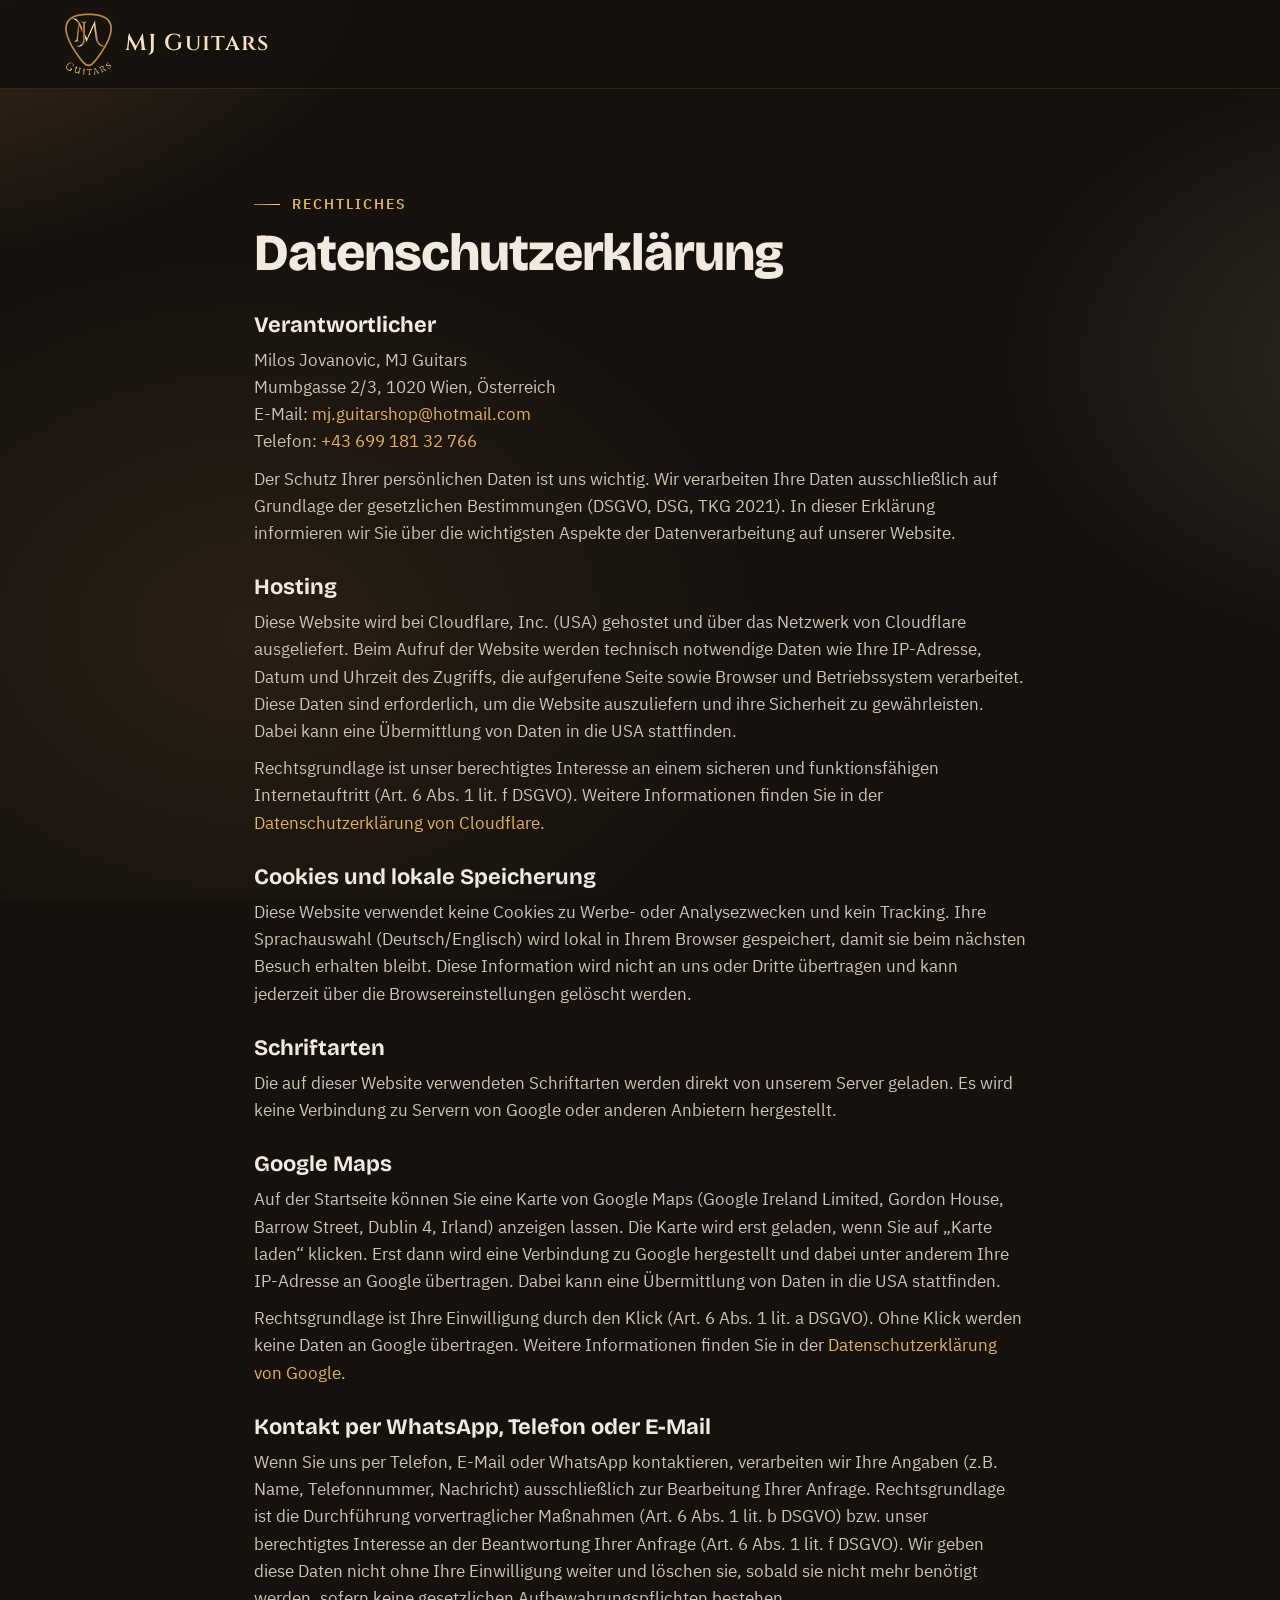
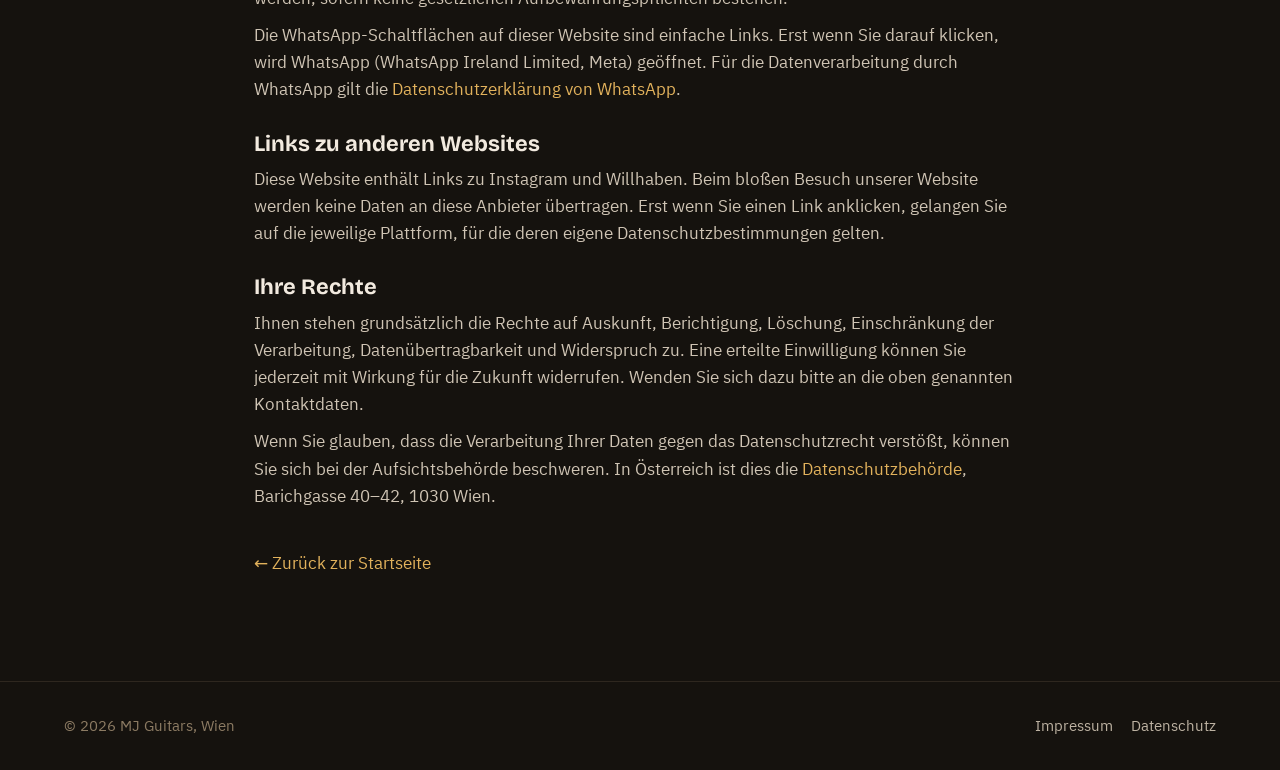
<file: datenschutz.html>
<!doctype html>
<html lang="de">
<head>
  <meta charset="utf-8">
  <meta name="viewport" content="width=device-width, initial-scale=1">
  <meta name="robots" content="noindex">
  <title>Datenschutz – MJ Guitars</title>
  <link rel="icon" href="images/logo.jpg">
  <link rel="stylesheet" href="css/style.css">
</head>
<body>
  <header class="site-header">
    <nav class="nav">
      <a href="index.html" class="brand"><img class="brand-logo" src="images/logo-full-64.png" srcset="images/logo-full-64.png 1x, images/logo-full-128.png 2x, images/logo-full-192.png 3x" alt="MJ Guitars" width="49" height="64"><span class="brand-name">MJ Guitars</span></a>
    </nav>
  </header>

  <main class="section legal">
    <p class="eyebrow">Rechtliches</p>
    <h1>Datenschutzerklärung</h1>

    <div class="legal-block">
      <h2>Verantwortlicher</h2>
      <p>
        Milos Jovanovic, MJ Guitars<br>
        Mumbgasse 2/3, 1020 Wien, Österreich<br>
        E-Mail: <a href="mailto:mj.guitarshop@hotmail.com">mj.guitarshop@hotmail.com</a><br>
        Telefon: <a href="tel:+4369918132766">+43 699 181 32 766</a>
      </p>
      <p>Der Schutz Ihrer persönlichen Daten ist uns wichtig. Wir verarbeiten Ihre Daten ausschließlich auf Grundlage der gesetzlichen Bestimmungen (DSGVO, DSG, TKG 2021). In dieser Erklärung informieren wir Sie über die wichtigsten Aspekte der Datenverarbeitung auf unserer Website.</p>
    </div>

    <div class="legal-block">
      <h2>Hosting</h2>
      <p>Diese Website wird bei Cloudflare, Inc. (USA) gehostet und über das Netzwerk von Cloudflare ausgeliefert. Beim Aufruf der Website werden technisch notwendige Daten wie Ihre IP-Adresse, Datum und Uhrzeit des Zugriffs, die aufgerufene Seite sowie Browser und Betriebssystem verarbeitet. Diese Daten sind erforderlich, um die Website auszuliefern und ihre Sicherheit zu gewährleisten. Dabei kann eine Übermittlung von Daten in die USA stattfinden.</p>
      <p>Rechtsgrundlage ist unser berechtigtes Interesse an einem sicheren und funktionsfähigen Internetauftritt (Art. 6 Abs. 1 lit. f DSGVO). Weitere Informationen finden Sie in der <a href="https://www.cloudflare.com/privacypolicy/" target="_blank" rel="noopener">Datenschutzerklärung von Cloudflare</a>.</p>
    </div>

    <div class="legal-block">
      <h2>Cookies und lokale Speicherung</h2>
      <p>Diese Website verwendet keine Cookies zu Werbe- oder Analysezwecken und kein Tracking. Ihre Sprachauswahl (Deutsch/Englisch) wird lokal in Ihrem Browser gespeichert, damit sie beim nächsten Besuch erhalten bleibt. Diese Information wird nicht an uns oder Dritte übertragen und kann jederzeit über die Browsereinstellungen gelöscht werden.</p>
    </div>

    <div class="legal-block">
      <h2>Schriftarten</h2>
      <p>Die auf dieser Website verwendeten Schriftarten werden direkt von unserem Server geladen. Es wird keine Verbindung zu Servern von Google oder anderen Anbietern hergestellt.</p>
    </div>

    <div class="legal-block">
      <h2>Google Maps</h2>
      <p>Auf der Startseite können Sie eine Karte von Google Maps (Google Ireland Limited, Gordon House, Barrow Street, Dublin 4, Irland) anzeigen lassen. Die Karte wird erst geladen, wenn Sie auf „Karte laden“ klicken. Erst dann wird eine Verbindung zu Google hergestellt und dabei unter anderem Ihre IP-Adresse an Google übertragen. Dabei kann eine Übermittlung von Daten in die USA stattfinden.</p>
      <p>Rechtsgrundlage ist Ihre Einwilligung durch den Klick (Art. 6 Abs. 1 lit. a DSGVO). Ohne Klick werden keine Daten an Google übertragen. Weitere Informationen finden Sie in der <a href="https://policies.google.com/privacy" target="_blank" rel="noopener">Datenschutzerklärung von Google</a>.</p>
    </div>

    <div class="legal-block">
      <h2>Kontakt per WhatsApp, Telefon oder E-Mail</h2>
      <p>Wenn Sie uns per Telefon, E-Mail oder WhatsApp kontaktieren, verarbeiten wir Ihre Angaben (z.B. Name, Telefonnummer, Nachricht) ausschließlich zur Bearbeitung Ihrer Anfrage. Rechtsgrundlage ist die Durchführung vorvertraglicher Maßnahmen (Art. 6 Abs. 1 lit. b DSGVO) bzw. unser berechtigtes Interesse an der Beantwortung Ihrer Anfrage (Art. 6 Abs. 1 lit. f DSGVO). Wir geben diese Daten nicht ohne Ihre Einwilligung weiter und löschen sie, sobald sie nicht mehr benötigt werden, sofern keine gesetzlichen Aufbewahrungspflichten bestehen.</p>
      <p>Die WhatsApp-Schaltflächen auf dieser Website sind einfache Links. Erst wenn Sie darauf klicken, wird WhatsApp (WhatsApp Ireland Limited, Meta) geöffnet. Für die Datenverarbeitung durch WhatsApp gilt die <a href="https://www.whatsapp.com/legal/privacy-policy-eea" target="_blank" rel="noopener">Datenschutzerklärung von WhatsApp</a>.</p>
    </div>

    <div class="legal-block">
      <h2>Links zu anderen Websites</h2>
      <p>Diese Website enthält Links zu Instagram und Willhaben. Beim bloßen Besuch unserer Website werden keine Daten an diese Anbieter übertragen. Erst wenn Sie einen Link anklicken, gelangen Sie auf die jeweilige Plattform, für die deren eigene Datenschutzbestimmungen gelten.</p>
    </div>

    <div class="legal-block">
      <h2>Ihre Rechte</h2>
      <p>Ihnen stehen grundsätzlich die Rechte auf Auskunft, Berichtigung, Löschung, Einschränkung der Verarbeitung, Datenübertragbarkeit und Widerspruch zu. Eine erteilte Einwilligung können Sie jederzeit mit Wirkung für die Zukunft widerrufen. Wenden Sie sich dazu bitte an die oben genannten Kontaktdaten.</p>
      <p>Wenn Sie glauben, dass die Verarbeitung Ihrer Daten gegen das Datenschutzrecht verstößt, können Sie sich bei der Aufsichtsbehörde beschweren. In Österreich ist dies die <a href="https://www.dsb.gv.at" target="_blank" rel="noopener">Datenschutzbehörde</a>, Barichgasse 40–42, 1030 Wien.</p>
    </div>

    <p class="legal-back"><a href="index.html">← Zurück zur Startseite</a></p>
  </main>

  <footer class="site-footer">
    <div class="footer-inner">
      <span>© 2026 MJ Guitars, Wien</span>
      <span class="footer-links"><a href="impressum.html">Impressum</a><a href="datenschutz.html">Datenschutz</a></span>
    </div>
  </footer>
</body>
</html>
</file>
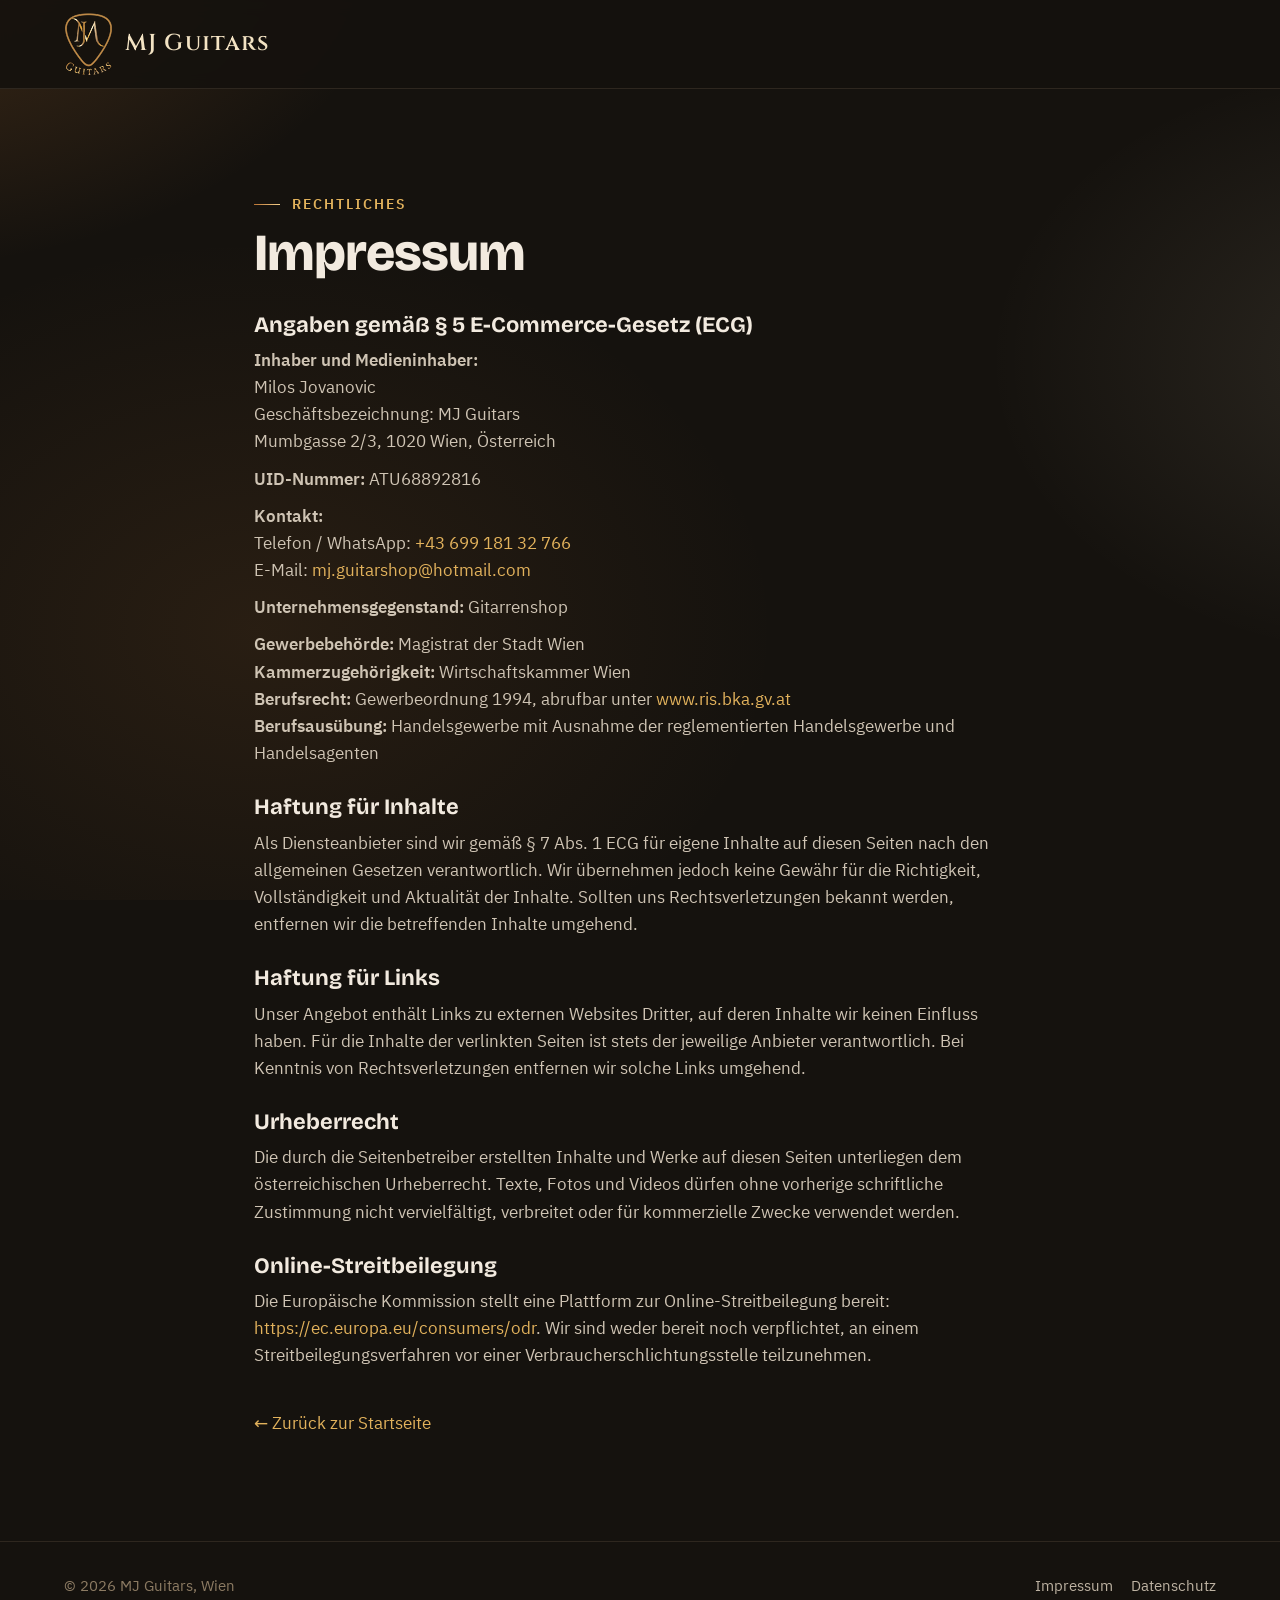
<file: impressum.html>
<!doctype html>
<html lang="de">
<head>
  <meta charset="utf-8">
  <meta name="viewport" content="width=device-width, initial-scale=1">
  <title>Impressum – MJ Guitars</title>
  <link rel="icon" href="images/logo.jpg">
  <link rel="stylesheet" href="css/style.css">
</head>
<body>
  <header class="site-header">
    <nav class="nav">
      <a href="index.html" class="brand"><img class="brand-logo" src="images/logo-full-64.png" srcset="images/logo-full-64.png 1x, images/logo-full-128.png 2x, images/logo-full-192.png 3x" alt="MJ Guitars" width="49" height="64"><span class="brand-name">MJ Guitars</span></a>
    </nav>
  </header>

  <main class="section legal">
    <p class="eyebrow">Rechtliches</p>
    <h1>Impressum</h1>

    <div class="legal-block">
      <h2>Angaben gemäß § 5 E-Commerce-Gesetz (ECG)</h2>
      <p>
        <strong>Inhaber und Medieninhaber:</strong><br>
        Milos Jovanovic<br>
        Geschäftsbezeichnung: MJ Guitars<br>
        Mumbgasse 2/3, 1020 Wien, Österreich
      </p>
      <p>
        <strong>UID-Nummer:</strong> ATU68892816
      </p>
      <p>
        <strong>Kontakt:</strong><br>
        Telefon / WhatsApp: <a href="tel:+4369918132766">+43 699 181 32 766</a><br>
        E-Mail: <a href="mailto:mj.guitarshop@hotmail.com">mj.guitarshop@hotmail.com</a>
      </p>
      <p>
        <strong>Unternehmensgegenstand:</strong> Gitarrenshop
      </p>
      <p>
        <strong>Gewerbebehörde:</strong> Magistrat der Stadt Wien<br>
        <strong>Kammerzugehörigkeit:</strong> Wirtschaftskammer Wien<br>
        <strong>Berufsrecht:</strong> Gewerbeordnung 1994, abrufbar unter
        <a href="https://www.ris.bka.gv.at" target="_blank" rel="noopener">www.ris.bka.gv.at</a><br>
        <strong>Berufsausübung:</strong> Handelsgewerbe mit Ausnahme der reglementierten Handelsgewerbe und Handelsagenten
      </p>
    </div>

    <div class="legal-block">
      <h2>Haftung für Inhalte</h2>
      <p>Als Diensteanbieter sind wir gemäß § 7 Abs. 1 ECG für eigene Inhalte auf diesen Seiten nach den allgemeinen Gesetzen verantwortlich. Wir übernehmen jedoch keine Gewähr für die Richtigkeit, Vollständigkeit und Aktualität der Inhalte. Sollten uns Rechtsverletzungen bekannt werden, entfernen wir die betreffenden Inhalte umgehend.</p>
    </div>

    <div class="legal-block">
      <h2>Haftung für Links</h2>
      <p>Unser Angebot enthält Links zu externen Websites Dritter, auf deren Inhalte wir keinen Einfluss haben. Für die Inhalte der verlinkten Seiten ist stets der jeweilige Anbieter verantwortlich. Bei Kenntnis von Rechtsverletzungen entfernen wir solche Links umgehend.</p>
    </div>

    <div class="legal-block">
      <h2>Urheberrecht</h2>
      <p>Die durch die Seitenbetreiber erstellten Inhalte und Werke auf diesen Seiten unterliegen dem österreichischen Urheberrecht. Texte, Fotos und Videos dürfen ohne vorherige schriftliche Zustimmung nicht vervielfältigt, verbreitet oder für kommerzielle Zwecke verwendet werden.</p>
    </div>

    <div class="legal-block">
      <h2>Online-Streitbeilegung</h2>
      <p>Die Europäische Kommission stellt eine Plattform zur Online-Streitbeilegung bereit: <a href="https://ec.europa.eu/consumers/odr" target="_blank" rel="noopener">https://ec.europa.eu/consumers/odr</a>. Wir sind weder bereit noch verpflichtet, an einem Streitbeilegungsverfahren vor einer Verbraucherschlichtungsstelle teilzunehmen.</p>
    </div>

    <p class="legal-back"><a href="index.html">← Zurück zur Startseite</a></p>
  </main>

  <footer class="site-footer">
    <div class="footer-inner">
      <span>© 2026 MJ Guitars, Wien</span>
      <span class="footer-links"><a href="impressum.html">Impressum</a><a href="datenschutz.html">Datenschutz</a></span>
    </div>
  </footer>
</body>
</html>
</file>
<file: css/style.css>
/* ==========================================================
   MJ Guitars – Stylesheet
   Farben stehen ganz oben: hier ändern Sie das Design des ganzen Sites.
   ========================================================== */

/* Schriften – lokal gespeichert (keine Verbindung zu Google) */
@font-face {
  font-family: 'Cinzel';
  font-style: normal;
  font-display: swap;
  font-weight: 600;
  src: url('../fonts/cinzel-600.woff2') format('woff2');
}
@font-face {
  font-family: 'Bricolage Grotesque';
  font-style: normal;
  font-display: swap;
  font-weight: 200 800;
  src: url('../fonts/bricolage-grotesque.woff2') format('woff2-variations'), url('../fonts/bricolage-grotesque.woff2') format('woff2');
}
@font-face {
  font-family: 'IBM Plex Sans';
  font-style: normal;
  font-display: swap;
  font-weight: 400;
  src: url('../fonts/ibm-plex-sans-400.woff2') format('woff2');
}
@font-face {
  font-family: 'IBM Plex Sans';
  font-style: normal;
  font-display: swap;
  font-weight: 500;
  src: url('../fonts/ibm-plex-sans-500.woff2') format('woff2');
}
@font-face {
  font-family: 'IBM Plex Sans';
  font-style: normal;
  font-display: swap;
  font-weight: 600;
  src: url('../fonts/ibm-plex-sans-600.woff2') format('woff2');
}

:root {
  /* Hintergründe */
  --bg: #15120E;
  --bg-soft: #1B1712;
  --card: #1E1914;
  --card-inner: #221C15;
  --line: #2E271F;
  --line-soft: #3A3127;

  /* Texte */
  --text: #F2EADF;
  --text-soft: #CFC4B4;
  --text-muted: #8C7B63;

  /* Akzente: Bronze, Creme, Gold */
  --accent: #E2B25C;
  --accent-light: #F3CF8A;
  --copper: #B87333;
  --cream: #F3E3C3;
  --bronze-glow: rgba(184, 115, 51, 0.30);
  --cream-glow: rgba(243, 227, 195, 0.10);

  /* Status */
  --wa: #25D366;
  --wa-dark: #1FB855;
  --sold: #C2412D;

  --font-head: 'Bricolage Grotesque', system-ui, sans-serif;
  --font-body: 'IBM Plex Sans', system-ui, sans-serif;
  --radius: 22px;
  --max: 1200px;
}

*, *::before, *::after { box-sizing: border-box; }
html { scroll-behavior: smooth; scroll-padding-top: 90px; }

body {
  margin: 0;
  background: var(--bg);
  color: var(--text);
  font-family: var(--font-body);
  font-size: 17px;
  line-height: 1.6;
  -webkit-font-smoothing: antialiased;
  background-image:
    radial-gradient(900px 600px at -10% -10%, var(--bronze-glow), transparent 60%),
    radial-gradient(700px 500px at 110% 40%, var(--cream-glow), transparent 60%),
    radial-gradient(800px 600px at 20% 70%, rgba(184, 115, 51, 0.12), transparent 65%);
  background-attachment: fixed;
}

img { max-width: 100%; display: block; }
a { color: var(--accent); text-decoration: none; }
a:hover { color: var(--accent-light); }
h1, h2, h3 { font-family: var(--font-head); margin: 0; line-height: 1.1; }
p { margin: 0; }
button { font: inherit; }

:focus-visible { outline: 2px solid var(--accent-light); outline-offset: 3px; }

.eyebrow {
  color: var(--accent);
  font-weight: 600;
  letter-spacing: 0.14em;
  text-transform: uppercase;
  font-size: 14px;
  margin-bottom: 10px;
}

/* Buttons */
.btn {
  display: inline-flex;
  align-items: center;
  justify-content: center;
  gap: 8px;
  min-height: 48px;
  padding: 14px 26px;
  border-radius: 999px;
  font-weight: 600;
  font-size: 16px;
  border: 1px solid transparent;
  cursor: pointer;
  transition: background .2s, border-color .2s, color .2s;
}
.btn-primary { background: var(--accent); color: #1A140C; }
.btn-primary:hover { background: var(--accent-light); color: #1A140C; }
.btn-outline { border: 1px solid #5A4A33; color: var(--text); background: transparent; }
button.btn { font-family: inherit; font-size: inherit; cursor: pointer; }
.btn-outline:hover { border-color: var(--accent); color: var(--text); }
.btn-dark { background: #1A140C; color: var(--cream); }
.btn-dark:hover { background: #000; color: var(--cream); }
.btn-wa { background: var(--wa); color: #0E2A17; }
.btn-wa:hover { background: var(--wa-dark); color: #0E2A17; }

.btn-wa-small,
.btn-outline-small {
  display: inline-flex;
  align-items: center;
  min-height: 44px;
  padding: 10px 16px;
  border-radius: 999px;
  font-size: 15px;
  font-weight: 600;
  cursor: pointer;
  transition: background .2s, border-color .2s;
  text-decoration: none;
}
.btn-wa-small { background: var(--wa); color: #0E2A17; border: 1px solid var(--wa); }
.btn-wa-small:hover { background: var(--wa-dark); color: #0E2A17; }
.btn-outline-small { background: transparent; color: var(--text); border: 1px solid #5A4A33; }
.btn-outline-small:hover { border-color: var(--accent); color: var(--text); }

/* Kopfzeile */
.site-header {
  position: sticky;
  top: 0;
  z-index: 20;
  background: rgba(21, 18, 14, 0.92);
  backdrop-filter: blur(8px);
  -webkit-backdrop-filter: blur(8px);
  border-bottom: 1px solid var(--line);
}
.nav {
  max-width: var(--max);
  margin: 0 auto;
  padding: 12px 24px;
  display: flex;
  flex-wrap: wrap;
  align-items: center;
  justify-content: space-between;
  gap: 12px 20px;
}
.brand { display: flex; align-items: center; gap: 12px; color: var(--text); }
.brand-logo { width: auto; height: 64px; flex: 0 0 auto; }
.brand-name { font-family: 'Cinzel', Georgia, serif; font-weight: 600; font-size: 23px; letter-spacing: 0.05em; color: var(--cream); }
.nav-right { display: flex; align-items: center; gap: 22px; flex-wrap: wrap; }
.nav-links { display: flex; flex-wrap: wrap; align-items: center; gap: 20px; font-size: 16px; font-weight: 500; }
.nav-links a, .nav-trigger { color: var(--text-soft); font-family: 'Cinzel', Georgia, serif; font-weight: 600; font-size: 15.5px; letter-spacing: .06em; }
.nav-links a:hover { color: var(--accent-light); }

.lang { display: inline-flex; border: 1px solid #3A3127; border-radius: 999px; overflow: hidden; }
.lang-btn {
  background: transparent;
  border: 0;
  color: var(--text-soft);
  padding: 8px 12px;
  min-width: 44px;
  min-height: 36px;
  font-weight: 600;
  font-size: 14px;
  cursor: pointer;
}
.lang-btn[aria-pressed="true"] { background: var(--accent); color: #1A140C; }

/* Startbereich */
.hero {
  max-width: var(--max);
  margin: 0 auto;
  padding: 80px 24px 72px;
  display: flex;
  flex-wrap: wrap;
  align-items: center;
  gap: 56px;
}
.hero-text { flex: 1 1 480px; min-width: 0; }
.hero h1 {
  font-weight: 800;
  font-size: clamp(40px, 6vw, 72px);
  letter-spacing: -0.02em;
  line-height: 1.02;
}
.lead { margin-top: 22px; max-width: 540px; color: var(--text-soft); font-size: 19px; }
.hero-actions { margin-top: 34px; display: flex; flex-wrap: wrap; gap: 14px; }

.hero-figure {
  flex: 1 1 360px;
  min-width: 0;
  margin: 0;
  position: relative;
  height: 460px;
  border-radius: 28px;
  border: 1px solid #3A3127;
  background: linear-gradient(160deg, #241D15 0%, #15120E 100%);
  display: flex;
  align-items: center;
  justify-content: center;
  overflow: hidden;
}
.hero-glow {
  position: absolute;
  width: 420px;
  height: 420px;
  border-radius: 50%;
  background: radial-gradient(circle, rgba(243, 227, 195, 0.22) 0%, rgba(184, 115, 51, 0.18) 40%, rgba(184, 115, 51, 0) 70%);
  filter: blur(6px);
}
.hero-logo {
  position: relative;
  width: min(72%, 320px);
  height: auto;
  border-radius: 22px;
  box-shadow: 0 20px 60px rgba(0, 0, 0, 0.5), 0 0 0 1px rgba(226, 178, 92, 0.25);
}

/* Abschnitte */
.section {
  max-width: var(--max);
  margin: 0 auto;
  padding: 96px 24px;
}
.section-head { margin-bottom: 28px; }
.section-head h2,
.band h2,
.cta-banner h2,
.contact h2 {
  font-weight: 800;
  font-size: clamp(34px, 4.5vw, 48px);
  letter-spacing: -0.02em;
}
.count { margin-top: 10px; color: var(--text-muted); font-size: 15px; }

/* Filter */
.pills { display: flex; flex-wrap: wrap; gap: 10px; margin-bottom: 18px; }
.pill {
  cursor: pointer;
  font: inherit;
  font-size: 15px;
  font-weight: 600;
  min-height: 44px;
  padding: 10px 18px;
  border-radius: 999px;
  border: 1px solid #3A3127;
  background: transparent;
  color: #D9CFC1;
  transition: border-color .2s, background .2s;
}
.pill:hover { border-color: var(--accent); }
.pill-on, .pill-on:hover { background: var(--accent); border-color: var(--accent); color: #1A140C; }

.pill-empty { opacity: 0.45; }
.pill-count { font-weight: 400; opacity: 0.7; margin-left: 4px; }

.search-row {
  display: flex;
  flex-wrap: wrap;
  align-items: end;
  gap: 12px;
  margin-bottom: 14px;
}
.search-row .field-search { flex: 1 1 320px; }

.advanced {
  background: rgba(30, 25, 20, 0.7);
  border: 1px solid var(--line-soft);
  border-radius: 18px;
  margin-bottom: 36px;
}
.advanced summary {
  cursor: pointer;
  list-style: none;
  padding: 14px 18px;
  font-weight: 600;
  color: var(--accent);
  display: flex;
  align-items: center;
  justify-content: space-between;
}
.advanced summary::-webkit-details-marker { display: none; }
.advanced summary::after { content: "+"; font-size: 22px; line-height: 1; }
.advanced[open] summary::after { content: "–"; }
.advanced summary:hover { color: var(--accent-light); }

.filters {
  display: grid;
  grid-template-columns: repeat(auto-fit, minmax(170px, 1fr));
  gap: 12px;
  align-items: end;
  padding: 0 18px 18px;
}
.field { display: flex; flex-direction: column; gap: 6px; min-width: 0; }
.field > span { font-size: 13px; color: var(--text-muted); font-weight: 600; letter-spacing: 0.04em; }
.field input,
.field select {
  width: 100%;
  min-height: 44px;
  padding: 10px 12px;
  border-radius: 12px;
  border: 1px solid #3A3127;
  background: var(--card-inner);
  color: var(--text);
  font: inherit;
  font-size: 15px;
}
.field select { appearance: auto; }
.field input::placeholder { color: #6E5E48; }
.field input:focus, .field select:focus { border-color: var(--accent); outline: none; }
.reset {
  min-height: 44px;
  padding: 10px 16px;
  border-radius: 12px;
  border: 1px solid #5A4A33;
  background: transparent;
  color: var(--text-soft);
  font-weight: 600;
  font-size: 14px;
  cursor: pointer;
  white-space: nowrap;
}
.reset:hover { border-color: var(--accent); color: var(--text); }

/* Gitarren-Karten */
.grid {
  display: grid;
  grid-template-columns: repeat(auto-fill, minmax(290px, 1fr));
  gap: 28px;
}
.card {
  background: var(--card);
  border: 1px solid #332A21;
  border-radius: var(--radius);
  overflow: hidden;
  display: flex;
  flex-direction: column;
  transition: transform .2s ease, border-color .2s ease;
}
.card:hover { transform: translateY(-4px); border-color: #5A4A33; }
.card-media {
  position: relative;
  height: 260px;
  background: linear-gradient(160deg, #2A2218, #1A150F);
  display: flex;
  align-items: center;
  justify-content: center;
  overflow: hidden;
}
.card-media img { position: absolute; inset: 0; width: 100%; height: 100%; object-fit: cover; }
.card-placeholder { font-size: 15px; color: var(--text-muted); }
.tag {
  position: absolute;
  top: 16px;
  left: 16px;
  background: rgba(21, 18, 14, 0.85);
  color: var(--accent);
  font-size: 13px;
  font-weight: 600;
  padding: 5px 12px;
  border-radius: 999px;
}
.sold-badge {
  position: absolute;
  top: 16px;
  right: 16px;
  background: var(--sold);
  color: #fff;
  font-size: 13px;
  font-weight: 700;
  padding: 5px 12px;
  border-radius: 999px;
  letter-spacing: 0.06em;
  text-transform: uppercase;
}
.card-sold .card-media img { filter: grayscale(0.6) brightness(0.75); }
.card-body { padding: 24px; display: flex; flex-direction: column; gap: 8px; flex: 1; }
.card-meta { color: var(--text-muted); font-size: 14px; }
.card-body h3 { font-size: 23px; font-weight: 700; }
.card-desc { color: #BDB2A2; font-size: 16px; flex: 1; }
.card-foot {
  display: flex;
  flex-wrap: wrap;
  align-items: center;
  justify-content: space-between;
  gap: 12px;
  margin-top: 12px;
}
.price { font-family: var(--font-head); font-weight: 800; font-size: 26px; color: var(--cream); }
.card-actions { display: flex; gap: 8px; flex-wrap: wrap; }
.empty { color: var(--text-muted); grid-column: 1 / -1; padding: 40px 0; }
.note { margin-top: 32px; color: var(--text-muted); font-size: 15px; }
.note a { color: var(--text-soft); text-decoration: underline; }

/* Detail- und Galerie-Fenster */
.detail {
  width: min(1040px, calc(100% - 32px));
  max-height: calc(100vh - 32px);
  padding: 0;
  border: 1px solid #3A3127;
  border-radius: 24px;
  background: var(--bg-soft);
  color: var(--text);
  overflow: auto;
}
.detail::backdrop { background: rgba(8, 6, 4, 0.78); }
.dialog-close {
  position: absolute;
  top: 12px;
  right: 12px;
  z-index: 2;
  width: 44px;
  height: 44px;
  border-radius: 50%;
  border: 1px solid #5A4A33;
  background: rgba(21, 18, 14, 0.9);
  color: var(--text);
  font-size: 26px;
  line-height: 1;
  cursor: pointer;
}
.dialog-close:hover { border-color: var(--accent); }
.detail-grid {
  display: grid;
  grid-template-columns: 1.25fr 1fr;
  gap: 28px;
  padding: 24px;
}
.gallery-main {
  position: relative;
  aspect-ratio: 4 / 3;
  border-radius: 18px;
  background: #1A150F;
  overflow: hidden;
  display: flex;
  align-items: center;
  justify-content: center;
}
.gallery-main img { width: 100%; height: 100%; object-fit: contain; }
.gallery-empty { color: var(--text-muted); }
.gallery-nav {
  position: absolute;
  top: 50%;
  transform: translateY(-50%);
  width: 44px;
  height: 44px;
  border-radius: 50%;
  border: 1px solid #5A4A33;
  background: rgba(21, 18, 14, 0.85);
  color: var(--text);
  font-size: 28px;
  line-height: 1;
  cursor: pointer;
}
.gallery-nav:hover { border-color: var(--accent); }
.gallery-nav.prev { left: 10px; }
.gallery-nav.next { right: 10px; }
.gallery-count {
  position: absolute;
  bottom: 10px;
  left: 12px;
  background: rgba(21, 18, 14, 0.85);
  color: var(--text-soft);
  font-size: 13px;
  padding: 4px 10px;
  border-radius: 999px;
}
.thumbs {
  display: grid;
  grid-template-columns: repeat(auto-fill, minmax(64px, 1fr));
  gap: 8px;
  margin-top: 12px;
  max-height: 200px;
  overflow: auto;
}
.thumb {
  padding: 0;
  border: 2px solid transparent;
  border-radius: 10px;
  overflow: hidden;
  aspect-ratio: 1;
  background: #1A150F;
  cursor: pointer;
}
.thumb img { width: 100%; height: 100%; object-fit: cover; }
.thumb-on { border-color: var(--accent); }
.detail-info { display: flex; flex-direction: column; gap: 12px; padding-top: 30px; }
.detail-info h2 { font-size: clamp(28px, 3.4vw, 38px); font-weight: 800; letter-spacing: -0.02em; }
.detail-meta { color: var(--text-muted); font-size: 15px; }
.detail-price { font-family: var(--font-head); font-size: 34px; font-weight: 800; color: var(--cream); }
.detail-desc { color: var(--text-soft); }
.detail-info .btn { align-self: flex-start; margin-top: 8px; }

/* Service-Band */
.band {
  background: rgba(27, 23, 18, 0.6);
  border-top: 1px solid var(--line);
  border-bottom: 1px solid var(--line);
}
.band-inner {
  max-width: var(--max);
  margin: 0 auto;
  padding: 96px 24px;
  display: flex;
  flex-wrap: wrap;
  gap: 56px;
}
.band-intro { flex: 1 1 320px; min-width: 0; }
.band-intro p:not(.eyebrow) { margin-top: 18px; color: var(--text-soft); }
.band-intro .btn { margin-top: 26px; }
.cards-2 {
  flex: 1 1 420px;
  min-width: 0;
  display: grid;
  grid-template-columns: repeat(auto-fit, minmax(230px, 1fr));
  gap: 24px;
  align-content: start;
}
.panel {
  background: var(--card-inner);
  border: 1px solid #332A21;
  border-radius: var(--radius);
  padding: 30px;
}
.panel h3 { font-size: 22px; margin-bottom: 14px; }
.panel ul { color: var(--text-soft); display: flex; flex-direction: column; gap: 6px; padding-left: 20px; }

/* Ankauf-Banner */
.cta-banner {
  background: linear-gradient(120deg, var(--cream) 0%, var(--accent) 45%, var(--copper) 100%);
  color: #1A140C;
  border-radius: 28px;
  padding: 56px;
  display: flex;
  flex-wrap: wrap;
  align-items: center;
  justify-content: space-between;
  gap: 32px;
}
.cta-banner > div { flex: 1 1 480px; min-width: 0; }
.cta-banner h2 { color: #1A140C; margin-bottom: 12px; }
.cta-banner p { font-size: 19px; max-width: 560px; }

/* Kontakt */
.contact {
  display: flex;
  flex-wrap: wrap;
  gap: 40px;
  padding-top: 0;
}
.contact-info { flex: 1 1 380px; min-width: 0; }
.contact h2 { margin-bottom: 26px; }
.info-list {
  display: flex;
  flex-direction: column;
  gap: 20px;
  color: var(--text-soft);
  margin-bottom: 30px;
}
.info-list strong { color: var(--text); }
.contact-actions { display: flex; flex-wrap: wrap; gap: 14px; }
.map {
  flex: 1 1 420px;
  min-width: 0;
  min-height: 340px;
  border-radius: 28px;
  background: var(--card-inner);
  border: 1px solid #332A21;
  display: flex;
  flex-direction: column;
  align-items: center;
  justify-content: center;
  gap: 14px;
  color: var(--text-muted);
}
.map-wrap { flex: 1 1 420px; min-width: 0; display: flex; flex-direction: column; gap: 12px; }
.map {
  flex: 1;
  min-height: 340px;
  border-radius: 28px;
  overflow: hidden;
  border: 1px solid #332A21;
  background: var(--card-inner);
}
.map iframe { width: 100%; height: 100%; min-height: 340px; display: block; }
.map-consent {
  height: 100%;
  min-height: 340px;
  padding: 28px;
  display: flex;
  flex-direction: column;
  align-items: center;
  justify-content: center;
  gap: 12px;
  text-align: center;
  color: var(--accent);
  background:
    radial-gradient(circle at 50% 40%, rgba(226, 178, 92, 0.10), transparent 60%),
    repeating-linear-gradient(45deg, rgba(243, 227, 195, 0.025) 0 1px, transparent 1px 22px),
    repeating-linear-gradient(-45deg, rgba(243, 227, 195, 0.025) 0 1px, transparent 1px 22px);
}
.map-address { margin: 0; color: var(--cream); font-weight: 600; }
.map-note { margin: 0; max-width: 300px; font-size: 13px; line-height: 1.5; color: var(--text-muted); }
.map-note a { color: var(--text-soft); text-decoration: underline; }
.map-link { font-size: 15px; color: var(--text-soft); align-self: flex-start; }
.map-link:hover { color: var(--accent-light); }

/* Fußzeile */
.site-footer { border-top: 1px solid var(--line); }
.footer-inner {
  max-width: var(--max);
  margin: 0 auto;
  padding: 32px 24px;
  display: flex;
  flex-wrap: wrap;
  justify-content: space-between;
  gap: 16px;
  color: var(--text-muted);
  font-size: 15px;
}
.footer-links { display: flex; flex-wrap: wrap; gap: 8px 18px; }
.footer-links a,
.footer-inner > span > a { color: #BDB2A2; }
.footer-links a:hover { color: var(--accent-light); }

/* Schwebender WhatsApp-Button (vor allem Smartphone) */
.wa-float {
  position: fixed;
  right: 18px;
  bottom: 18px;
  z-index: 30;
  width: 60px;
  height: 60px;
  border-radius: 50%;
  background: var(--wa);
  color: #0E2A17;
  display: flex;
  align-items: center;
  justify-content: center;
  box-shadow: 0 8px 24px rgba(0, 0, 0, 0.4);
}
.wa-float:hover { background: var(--wa-dark); color: #0E2A17; }

/* Kontaktzeilen mit Icons */
.contact-line {
  display: inline-flex;
  align-items: center;
  gap: 8px;
  margin-top: 4px;
  color: var(--text-soft);
}
.contact-line svg { color: var(--accent); flex-shrink: 0; }
.contact-line:hover { color: var(--accent-light); }
.contact-line:hover svg { color: var(--accent-light); }
.contact-wa { margin-left: 18px; }

/* Dekorative Linien im Hintergrund */
.bg-lines {
  position: fixed;
  inset: 0;
  z-index: -1;
  pointer-events: none;
  overflow: hidden;
}
.bg-lines svg { width: 100%; height: 100%; display: block; }

/* Rechtsseiten (Impressum, Datenschutz) */
.legal { max-width: 820px; }
.legal h1 { font-size: clamp(36px, 5vw, 52px); font-weight: 800; letter-spacing: -0.02em; margin-bottom: 30px; }
.legal-block { margin-bottom: 28px; color: var(--text-soft); }
.legal-block h2 { font-size: 22px; color: var(--text); margin-bottom: 10px; }
.legal-block p { margin-bottom: 10px; }
.legal-back { margin-top: 40px; }

/* Tablet */
@media (max-width: 1100px) {
  .filters { grid-template-columns: repeat(3, minmax(0, 1fr)); }
  .field-search { grid-column: 1 / -1; }
  .reset { grid-column: 1 / -1; justify-self: start; }
}

/* Smartphone */
@media (max-width: 720px) {
  body { font-size: 16px; }
  .nav { padding: 10px 16px; }
  .nav-right { width: 100%; justify-content: space-between; gap: 12px; }
  .nav-links { gap: 14px; font-size: 15px; }
  .hero { padding: 40px 16px 48px; gap: 36px; }
  .hero-figure { height: 300px; flex-basis: 100%; }
  .section { padding: 64px 16px; }
  .band-inner { padding: 64px 16px; gap: 36px; }
  .cta-banner { padding: 36px 22px; }
  .cta-banner > a, .cta-banner .btn { width: 100%; }
  .filters { grid-template-columns: 1fr 1fr; padding: 14px; }
  .grid { grid-template-columns: 1fr; }
  .card-media { height: 230px; }
  .detail-grid { grid-template-columns: 1fr; padding: 16px; gap: 18px; }
  .detail-info { padding-top: 0; }
  .footer-inner { padding-left: 16px; padding-right: 16px; }
}

@media (max-width: 480px) {
  .filters { grid-template-columns: 1fr; }
}

/* Smartphone: Sprachwahl oben rechts, Kategorien per Wischen */
@media (max-width: 720px) {
  .nav {
    display: grid;
    grid-template-columns: 1fr auto;
    align-items: center;
    row-gap: 10px;
  }
  .brand { grid-column: 1; grid-row: 1; }
  .nav-right { display: contents; }
  .lang { grid-column: 2; grid-row: 1; }
  .nav-links {
    grid-column: 1 / -1;
    grid-row: 2;
    width: 100%;
    justify-content: space-between;
    gap: 8px;
    font-size: 15px;
  }

  .pills {
    flex-wrap: nowrap;
    overflow-x: auto;
    -webkit-overflow-scrolling: touch;
    scrollbar-width: none;
    margin: 0 -16px 18px;
    padding: 4px 16px 6px;
    scroll-snap-type: x proximity;
  }
  .pills::-webkit-scrollbar { display: none; }
  .pill { flex: 0 0 auto; scroll-snap-align: start; }
}

@media (prefers-reduced-motion: reduce) {
  html { scroll-behavior: auto; }
  .card { transition: none; }
}

/* ==========================================================
   Menü „Produkte“
   ========================================================== */
.nav-item { position: relative; }
.nav-trigger {
  display: inline-flex;
  align-items: center;
  gap: 6px;
  padding: 0;
  border: 0;
  background: none;
  cursor: pointer;
}
.nav-trigger:hover, .nav-item.open .nav-trigger { color: var(--accent-light); }
.nav-trigger .chev { transition: transform .25s ease; }
.nav-item.open .chev { transform: rotate(180deg); }

.mega {
  position: absolute;
  top: calc(100% + 18px);
  left: 50%;
  width: 300px;
  transform: translate(-50%, -8px);
  opacity: 0;
  visibility: hidden;
  pointer-events: none;
  transition: opacity .22s ease, transform .28s cubic-bezier(.2, .8, .2, 1), visibility 0s linear .28s;
  z-index: 30;
}
.mega::before { content: ""; position: absolute; left: 0; right: 0; top: -18px; height: 18px; }
.nav-item.open .mega {
  opacity: 1;
  visibility: visible;
  pointer-events: auto;
  transform: translate(-50%, 0);
  transition: opacity .22s ease, transform .28s cubic-bezier(.2, .8, .2, 1), visibility 0s;
}
.mega-inner {
  position: relative;
  background: linear-gradient(180deg, #1F1A14, #18140F);
  border: 1px solid #3A3127;
  border-radius: 18px;
  box-shadow: 0 24px 60px rgba(0, 0, 0, .55);
  padding: 10px;
}
.mega-inner::before {
  content: "";
  position: absolute;
  top: 0; left: 18px; right: 18px; height: 1px;
  background: linear-gradient(90deg, transparent, var(--accent), transparent);
  opacity: .7;
}
.mega-list { list-style: none; margin: 0; padding: 0; }
.mega-list li {
  opacity: 0;
  transform: translateY(5px);
  transition: opacity .28s ease, transform .28s ease;
  transition-delay: calc(var(--i) * 30ms);
}
.nav-item.open .mega-list li { opacity: 1; transform: none; }
.mega-link {
  position: relative;
  display: flex;
  align-items: center;
  justify-content: space-between;
  gap: 10px;
  padding: 11px 14px 11px 18px;
  border-radius: 12px;
  color: var(--text);
  font-weight: 500;
  font-size: 15.5px;
  transition: background .2s ease, padding .2s ease, color .2s ease;
}
.mega-link::before {
  content: "";
  position: absolute;
  left: 7px; top: 12px; bottom: 12px;
  width: 2px;
  border-radius: 2px;
  background: linear-gradient(180deg, var(--accent-light), var(--copper));
  transform: scaleY(0);
  transition: transform .22s ease;
}
.mega-link:hover, .mega-link:focus-visible { background: rgba(243, 227, 195, 0.06); color: var(--accent-light); padding-left: 22px; }
.mega-link:hover::before, .mega-link:focus-visible::before { transform: scaleY(1); }
.mega-arrow { color: var(--accent); opacity: 0; transform: translateX(-6px); transition: opacity .2s ease, transform .2s ease; }
.mega-link:hover .mega-arrow, .mega-link:focus-visible .mega-arrow { opacity: 1; transform: none; }
.mega-all {
  display: block;
  margin: 6px 4px 2px;
  padding: 11px 14px 6px;
  border-top: 1px solid var(--line);
  font-size: 14px;
  font-weight: 600;
  color: var(--accent);
  white-space: nowrap;
}
.mega-all:hover { color: var(--accent-light); }

/* ==========================================================
   Zitate (seitlich, mit goldener Linie)
   ========================================================== */
.quote { max-width: var(--max); margin: 0 auto; padding: 64px 24px 24px; }
.side-quote {
  position: relative;
  margin: 0;
  max-width: 720px;
  padding: 6px 0 6px 30px;
}
.side-quote::before {
  content: "";
  position: absolute;
  left: 0; top: 0; bottom: 0;
  width: 3px;
  border-radius: 3px;
  background: linear-gradient(180deg, var(--accent-light), var(--accent) 45%, var(--copper));
}
.side-quote blockquote { margin: 0; }
.side-quote p {
  font-family: var(--font-head);
  font-weight: 700;
  font-size: clamp(28px, 3.8vw, 44px);
  line-height: 1.16;
  letter-spacing: -0.02em;
  color: var(--cream);
  text-wrap: balance;
}
.side-quote em {
  font-style: normal;
  background: linear-gradient(90deg, var(--accent-light), var(--accent) 50%, var(--copper));
  -webkit-background-clip: text;
  background-clip: text;
  color: transparent;
}
.side-quote .qm {
  font-family: Georgia, "Times New Roman", serif;
  font-weight: 700;
  color: var(--accent);
  -webkit-text-fill-color: var(--accent);
}
.side-quote-b p { font-weight: 500; font-size: clamp(22px, 2.5vw, 28px); line-height: 1.38; color: var(--text); letter-spacing: -0.01em; }
.side-quote figcaption {
  margin-top: 18px;
  color: var(--accent);
  font-weight: 600;
  letter-spacing: .14em;
  text-transform: uppercase;
  font-size: 13px;
}
.side-quote figcaption::before { content: "— "; }

.reveal { opacity: 0; transform: translateY(14px); transition: opacity .9s ease, transform .9s cubic-bezier(.2, .8, .2, 1); }
.reveal.in { opacity: 1; transform: none; }

/* ==========================================================
   Service (Liste)
   ========================================================== */
.services {
  flex: 1 1 460px;
  min-width: 0;
  list-style: none;
  margin: 0;
  padding: 0;
  display: flex;
  flex-direction: column;
}
.service { padding: 20px 0; border-bottom: 1px solid var(--line-soft); }
.service:first-child { padding-top: 4px; }
.service:last-child { border-bottom: 0; }
.service h3 { font-size: 20px; margin-bottom: 6px; }
.service p { color: var(--text-soft); font-size: 15.5px; line-height: 1.55; }

/* ==========================================================
   Google-Bewertungen
   ========================================================== */
.reviews-head {
  display: flex;
  flex-wrap: wrap;
  align-items: flex-end;
  justify-content: space-between;
  gap: 20px;
  margin-bottom: 28px;
}
.reviews-head h2 { font-weight: 800; font-size: clamp(34px, 4.5vw, 48px); letter-spacing: -0.02em; }
.reviews-score { display: flex; align-items: center; gap: 14px; }
.score-num { font-family: var(--font-head); font-weight: 800; font-size: 48px; line-height: 1; color: var(--cream); }
.score-right { display: flex; flex-direction: column; gap: 2px; }
.score-count { color: var(--text-muted); font-size: 14px; }
.stars { display: inline-flex; gap: 2px; font-size: 18px; line-height: 1; }
.star { color: #4A3F31; }
.star.on { color: var(--accent); }
.reviews-track {
  display: grid;
  grid-auto-flow: column;
  grid-auto-columns: minmax(280px, calc((100% - 32px) / 3));
  gap: 16px;
  overflow-x: auto;
  scroll-snap-type: x mandatory;
  padding-bottom: 8px;
  scrollbar-width: thin;
}
.review {
  scroll-snap-align: start;
  margin: 0;
  display: flex;
  flex-direction: column;
  gap: 14px;
  background: var(--card);
  border: 1px solid #332A21;
  border-radius: var(--radius);
  padding: 24px;
}
.review-text { margin: 0; flex: 1; }
.review-text p {
  color: var(--text-soft);
  font-size: 15.5px;
  line-height: 1.6;
  display: -webkit-box;
  -webkit-line-clamp: 7;
  -webkit-box-orient: vertical;
  overflow: hidden;
  white-space: pre-line;
}
.review-open .review-text p { -webkit-line-clamp: unset; display: block; }
.review-more {
  align-self: flex-start;
  margin-top: -6px;
  padding: 0;
  border: 0;
  background: none;
  color: var(--accent);
  font-weight: 600;
  font-size: 14px;
  cursor: pointer;
}
.review-more:hover { color: var(--accent-light); }
.reviews-track { align-items: start; }
.reviews-side { display: flex; align-items: center; gap: 24px; flex-wrap: wrap; }
.reviews-nav { display: flex; gap: 8px; }
.rv-btn {
  width: 44px; height: 44px;
  border-radius: 50%;
  border: 1px solid #5A4A33;
  background: transparent;
  color: var(--text);
  font-size: 24px;
  line-height: 1;
  cursor: pointer;
  transition: border-color .2s ease;
}
.rv-btn:hover { border-color: var(--accent); }
.review-by { display: flex; align-items: center; gap: 12px; }
.review-avatar {
  width: 38px; height: 38px;
  border-radius: 50%;
  display: grid;
  place-items: center;
  background: linear-gradient(135deg, var(--accent), var(--copper));
  color: #1A140C;
  font-weight: 700;
}
.review-who { display: flex; flex-direction: column; line-height: 1.3; }
.review-name { font-weight: 600; color: var(--text); }
.review-date { font-size: 13px; color: var(--text-muted); }
.reviews-more { margin-top: 24px; }

/* ==========================================================
   Galerie: Vollbild-Knopf
   ========================================================== */
.gallery-main img { cursor: zoom-in; }
.card-media-click { cursor: pointer; }
.gallery-zoom {
  position: absolute;
  right: 10px;
  bottom: 10px;
  display: inline-flex;
  align-items: center;
  gap: 6px;
  min-height: 36px;
  padding: 6px 12px;
  border-radius: 999px;
  border: 1px solid #5A4A33;
  background: rgba(21, 18, 14, 0.85);
  color: var(--text);
  font-size: 13px;
  font-weight: 600;
  cursor: pointer;
}
.gallery-zoom:hover { border-color: var(--accent); }

/* ==========================================================
   Vollbild mit Zoom
   ========================================================== */
.zoom {
  width: 100vw;
  height: 100vh;
  height: 100dvh;
  max-width: none;
  max-height: none;
  margin: 0;
  padding: 0;
  border: 0;
  background: #0B0907;
  color: var(--text);
  overflow: hidden;
}
.zoom::backdrop { background: #0B0907; }
.zoom-stage {
  position: absolute;
  inset: 0;
  overflow: hidden;
  touch-action: none;
  cursor: zoom-in;
  user-select: none;
  -webkit-user-select: none;
}
.zoom.is-zoomed .zoom-stage { cursor: grab; }
.zoom.is-zoomed .zoom-stage:active { cursor: grabbing; }
.zoom-stage img {
  position: absolute;
  max-width: none;
  transform-origin: 0 0;
  will-change: transform;
  -webkit-user-drag: none;
}
.zoom-stage img.zoom-anim { transition: transform .28s cubic-bezier(.2, .8, .2, 1); }
.zoom-stage img.zoom-loading { opacity: .35; }
.zoom-bar {
  position: absolute;
  left: 0; right: 0;
  display: flex;
  align-items: center;
  justify-content: space-between;
  gap: 12px;
  padding: 14px 16px;
  pointer-events: none;
}
.zoom-top { top: 0; background: linear-gradient(180deg, rgba(11, 9, 7, .75), transparent); }
.zoom-bar > * { pointer-events: auto; }
.zoom-count { font-size: 14px; color: var(--text-soft); padding-left: 4px; }
.zoom-tools { display: flex; gap: 8px; }
.zoom-btn, .zoom-nav {
  width: 44px;
  height: 44px;
  display: grid;
  place-items: center;
  border-radius: 50%;
  border: 1px solid #5A4A33;
  background: rgba(21, 18, 14, 0.8);
  color: var(--text);
  font-size: 22px;
  line-height: 1;
  cursor: pointer;
  transition: border-color .2s ease, background .2s ease;
}
.zoom-btn:hover, .zoom-nav:hover { border-color: var(--accent); background: rgba(33, 27, 20, .95); }
.zoom-close { font-size: 26px; }
.zoom-nav { position: absolute; top: 50%; transform: translateY(-50%); font-size: 30px; width: 52px; height: 52px; }
.zoom-nav.prev { left: 16px; }
.zoom-nav.next { right: 16px; }
.zoom.is-zoomed .zoom-nav { opacity: 0; pointer-events: none; }
.zoom-hint {
  position: absolute;
  left: 50%;
  bottom: 24px;
  transform: translateX(-50%);
  padding: 8px 16px;
  border-radius: 999px;
  background: rgba(21, 18, 14, .85);
  border: 1px solid #3A3127;
  color: var(--text-soft);
  font-size: 14px;
  white-space: nowrap;
  pointer-events: none;
  transition: opacity .5s ease;
}
.zoom.hint-off .zoom-hint, .zoom.is-zoomed .zoom-hint { opacity: 0; }

/* ==========================================================
   Smartphone
   ========================================================== */
@media (max-width: 720px) {
  .brand-logo { height: 52px; }
  .nav-links a, .nav-trigger { font-size: 14px; letter-spacing: .04em; }
  .nav-item { position: static; }
  .mega {
    top: 100%;
    left: 0;
    right: 0;
    width: auto;
    transform: translateY(-6px);
    padding: 0 10px;
  }
  .nav-item.open .mega { transform: none; }
  .mega::before { display: none; }
  .mega-inner { border-radius: 0 0 18px 18px; border-top: 0; }
  .mega-arrow { opacity: 1; transform: none; }

  .quote { padding: 48px 16px 8px; }
  .side-quote { padding-left: 20px; }
  .about { grid-template-columns: 1fr; gap: 40px; }
  .reviews-nav { display: none; }
  .reviews-track { grid-auto-columns: 84%; margin: 0 -16px; padding: 0 16px 8px; scroll-padding: 0 16px; }

  .zoom-nav { display: none; }
  .zoom-bar { padding: 10px 12px; }
}

@media (prefers-reduced-motion: reduce) {
  .reveal { opacity: 1; transform: none; transition: none; }
  .mega, .mega-list li { transition: none; }
}


/* ==========================================================
   Feinschliff: Ordnung & Rhythmus
   ========================================================== */
.section { padding: 104px 24px; }
.section-tight { padding-top: 8px; padding-bottom: 104px; }
.contact { padding-top: 104px; }

/* Überschriften-Zeile: goldener Strich vor jedem Kicker */
.eyebrow { display: flex; align-items: center; gap: 12px; }
.eyebrow::before {
  content: "";
  width: 26px;
  height: 1px;
  background: linear-gradient(90deg, var(--copper), var(--accent-light));
  flex: 0 0 auto;
}
.mega-eyebrow::before { content: none; }

/* Startbereich: Logo ohne doppelten Rahmen, Fakten-Leiste */
.hero { padding: 88px 24px 96px; }
.hero-figure {
  border: 0;
  background: none;
  overflow: visible;
}
.hero-glow { width: 460px; height: 460px; opacity: .9; }
.hero-logo {
  width: min(64%, 300px);
  border-radius: 0;
  box-shadow: none;
  filter: drop-shadow(0 18px 40px rgba(0, 0, 0, .45));
}
.hero-facts {
  list-style: none;
  margin: 40px 0 0;
  padding: 26px 0 0;
  border-top: 1px solid var(--line-soft);
  display: grid;
  grid-template-columns: repeat(3, auto);
  justify-content: start;
  gap: 16px 40px;
  max-width: 600px;
}
.fact { display: flex; flex-direction: column; gap: 2px; }
.fact strong { font-family: var(--font-head); font-weight: 700; font-size: 18px; color: var(--cream); }
.fact > span { color: var(--text-muted); font-size: 14px; }
.fact strong span { color: inherit; font-size: inherit; }
.fact .fact-stars { color: var(--accent); font-size: 14px; letter-spacing: 1px; }

/* Zitate als ruhige Zwischenkapitel */
.interlude { max-width: none; margin: 0; padding: 24px 24px 40px; text-align: center; }
.interlude > .interlude-inner { max-width: 980px; margin: 0 auto; }
.interlude-b { padding: 88px 24px 96px; }
.interlude-inner { margin: 0; }
.ornament { display: flex; align-items: center; justify-content: center; gap: 16px; margin-bottom: 28px; }
.ornament span { width: 64px; height: 1px; background: linear-gradient(90deg, transparent, var(--accent)); }
.ornament span:last-child { background: linear-gradient(90deg, var(--accent), transparent); }
.ornament i { font-style: normal; color: var(--accent); font-size: 14px; }
.interlude blockquote { margin: 0; }
.interlude p {
  font-family: var(--font-head);
  font-weight: 700;
  font-size: clamp(28px, 3.6vw, 44px);
  line-height: 1.18;
  letter-spacing: -0.02em;
  color: var(--cream);
  text-wrap: balance;
}
.interlude em {
  font-style: normal;
  background: linear-gradient(90deg, var(--accent-light), var(--accent) 50%, var(--copper));
  -webkit-background-clip: text;
  background-clip: text;
  color: transparent;
}
.interlude .qm {
  font-family: Georgia, "Times New Roman", serif;
  color: var(--accent);
  -webkit-text-fill-color: var(--accent);
}
.interlude-b p { max-width: 860px; margin: 0 auto; }
.interlude figcaption {
  margin-top: 22px;
  font-family: 'Cinzel', Georgia, serif;
  font-weight: 600;
  letter-spacing: .1em;
  color: var(--accent);
  font-size: 15px;
}

/* Über uns: Text links, Karte rechts */
.about {
  display: grid;
  grid-template-columns: minmax(0, 1.2fr) minmax(0, 1fr);
  gap: 64px;
  align-items: center;
}
.about h2 { font-weight: 800; font-size: clamp(34px, 4.5vw, 48px); letter-spacing: -0.02em; margin-bottom: 22px; }
.about-text p:not(.eyebrow) { color: var(--text-soft); margin-bottom: 14px; max-width: 600px; }
.about-text .about-lead { color: var(--cream); font-size: 20px; font-weight: 500; line-height: 1.5; }
.about-text .about-sign {
  font-family: 'Cinzel', Georgia, serif;
  font-weight: 600;
  letter-spacing: .06em;
  color: var(--accent-light);
  font-size: 18px;
  margin: 18px 0 0;
}
.about-card {
  background: linear-gradient(160deg, #211B15, #18140F);
  border: 1px solid #332A21;
  border-radius: var(--radius);
  padding: 32px;
}
.about-points { list-style: none; margin: 0 0 28px; padding: 0; display: flex; flex-direction: column; gap: 22px; }
.about-points li { display: flex; gap: 16px; align-items: flex-start; }
.about-points strong { display: block; font-family: var(--font-head); font-size: 18px; color: var(--text); margin-bottom: 2px; }
.about-points span:not(.about-icon) { color: var(--text-soft); font-size: 15px; line-height: 1.5; }
.about-icon {
  flex: 0 0 44px;
  width: 44px; height: 44px;
  border-radius: 12px;
  display: grid;
  place-items: center;
  color: var(--accent);
  background: rgba(226, 178, 92, 0.10);
  border: 1px solid rgba(226, 178, 92, 0.22);
}
.about-actions { display: flex; flex-wrap: wrap; gap: 12px; padding-top: 24px; border-top: 1px solid var(--line-soft); }

/* Bewertungen im Band: Abstand wie die anderen Abschnitte */
.band .reviews { padding-top: 96px; padding-bottom: 96px; }

/* Verkaufen: ruhiger, dunkle Karte mit goldenem Akzent */
.cta-banner {
  position: relative;
  overflow: hidden;
  background:
    radial-gradient(520px 260px at 100% 0%, rgba(226, 178, 92, 0.18), transparent 70%),
    linear-gradient(135deg, #251E16, #18140F);
  border: 1px solid #4A3B28;
  color: var(--text);
  padding: 52px 56px;
}
.cta-banner::before {
  content: "";
  position: absolute;
  left: 0; top: 0; bottom: 0;
  width: 4px;
  background: linear-gradient(180deg, var(--accent-light), var(--copper));
}
.cta-banner h2 { color: var(--cream); }
.cta-banner p { color: var(--text-soft); }

@media (max-width: 720px) {
  .section { padding: 72px 16px; }
  .section-tight { padding-top: 0; padding-bottom: 72px; }
  .contact { padding-top: 72px; }
  .hero { padding: 40px 16px 56px; }
  .hero-figure { height: 280px; order: -1; }
  .hero-glow { width: 300px; height: 300px; }
  .hero-logo { width: min(52%, 200px); }
  .hero-facts { grid-template-columns: repeat(3, minmax(0, 1fr)); gap: 12px 14px; margin-top: 30px; }
  .fact strong { font-size: 16px; }
  .fact > span { font-size: 12.5px; line-height: 1.35; }
  .interlude { padding: 16px 16px 32px; }
  .interlude-b { padding: 64px 16px 72px; }
  .ornament span { width: 40px; }
  .about { grid-template-columns: 1fr; gap: 36px; }
  .about-card { padding: 24px; }
  .band .reviews { padding-top: 72px; padding-bottom: 72px; }
  .cta-banner { padding: 36px 26px; }
}


/* Gitarrensaiten hinter den Zitaten */
.interlude { position: relative; overflow: hidden; }
.interlude-inner { position: relative; z-index: 1; }
.interlude blockquote { position: relative; }
.interlude blockquote p { position: relative; z-index: 1; }
.strings {
  position: absolute;
  left: 50%;
  top: 50%;
  width: 100vw;
  max-width: 1600px;
  height: calc(100% + 48px);
  transform: translate(-50%, -50%);
  z-index: 0;
  pointer-events: none;
  -webkit-mask-image: linear-gradient(90deg, transparent 0%, rgba(0,0,0,.35) 14%, #000 32%, #000 68%, rgba(0,0,0,.35) 86%, transparent 100%);
  mask-image: linear-gradient(90deg, transparent 0%, rgba(0,0,0,.35) 14%, #000 32%, #000 68%, rgba(0,0,0,.35) 86%, transparent 100%);
}
.strings .str { fill: none; opacity: .38; vector-effect: non-scaling-stroke; transition: opacity .8s ease; }
.interlude.plucked .strings .str { opacity: .75; }
.interlude.plucked .strings { filter: drop-shadow(0 0 6px rgba(226, 178, 92, .35)); }
.interlude-inner { cursor: default; }
@media (max-width: 720px) {
  .strings { height: calc(100% + 36px); }
}
@media (prefers-reduced-motion: reduce) {
  .strings .str { transition: none; }
}

.interlude blockquote p { text-shadow: 0 2px 14px rgba(21, 18, 14, .95), 0 0 2px rgba(21, 18, 14, .9); }
.interlude em, .interlude .qm { text-shadow: none; }


/* Willhaben-Hinweis unter den Produkten */
.wh-card {
  margin-top: 40px;
  display: flex;
  align-items: center;
  gap: 22px;
  padding: 26px 30px;
  border-radius: var(--radius);
  border: 1px solid #4A3B28;
  background:
    radial-gradient(420px 180px at 0% 50%, rgba(226, 178, 92, 0.12), transparent 70%),
    linear-gradient(135deg, #221C15, #18140F);
}
.wh-icon {
  flex: 0 0 52px;
  width: 52px; height: 52px;
  border-radius: 14px;
  display: grid;
  place-items: center;
  color: var(--accent);
  background: rgba(226, 178, 92, 0.10);
  border: 1px solid rgba(226, 178, 92, 0.25);
}
.wh-text { flex: 1 1 auto; min-width: 0; }
.wh-text h3 { font-size: 21px; color: var(--cream); margin-bottom: 4px; }
.wh-text p { color: var(--text-soft); font-size: 15.5px; }
.wh-btn { flex: 0 0 auto; white-space: nowrap; }
@media (max-width: 720px) {
  .wh-card { flex-direction: column; align-items: flex-start; gap: 16px; padding: 24px; }
  .wh-btn { width: 100%; justify-content: center; }
}
</file>
